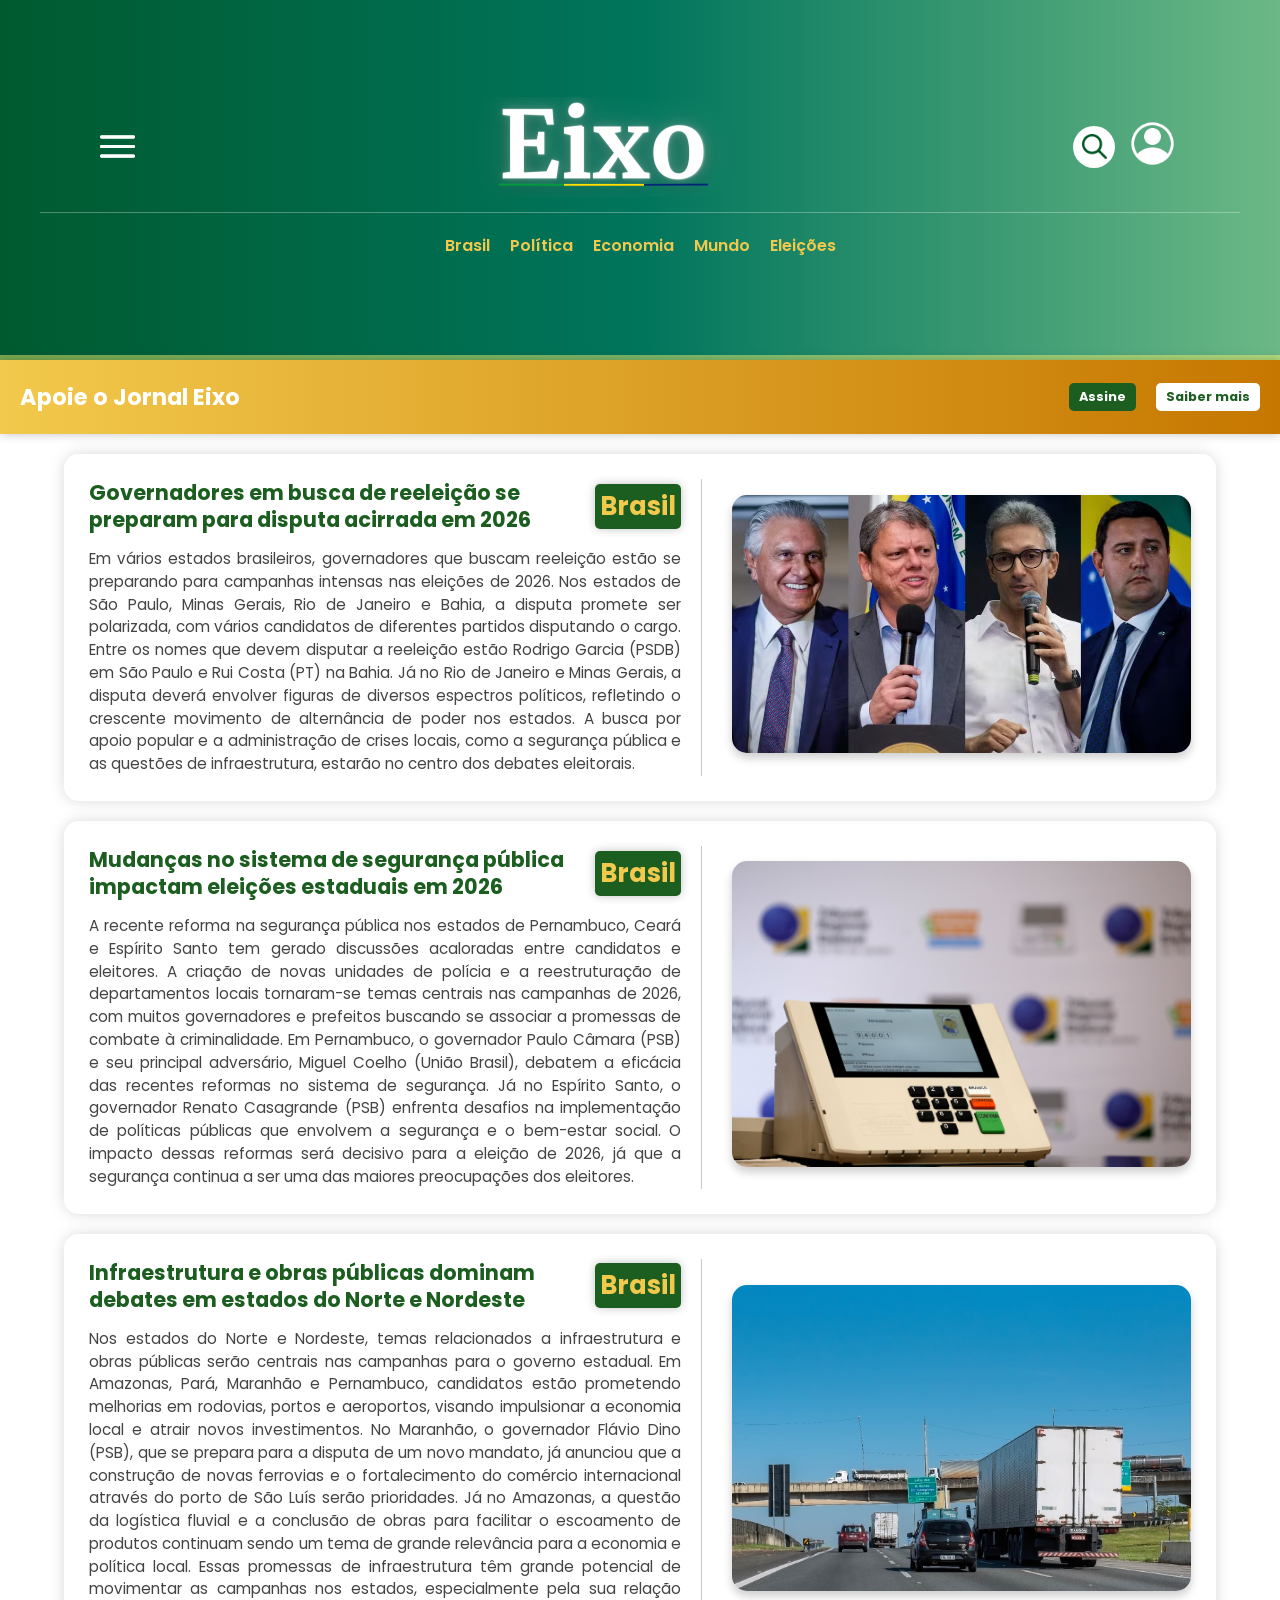
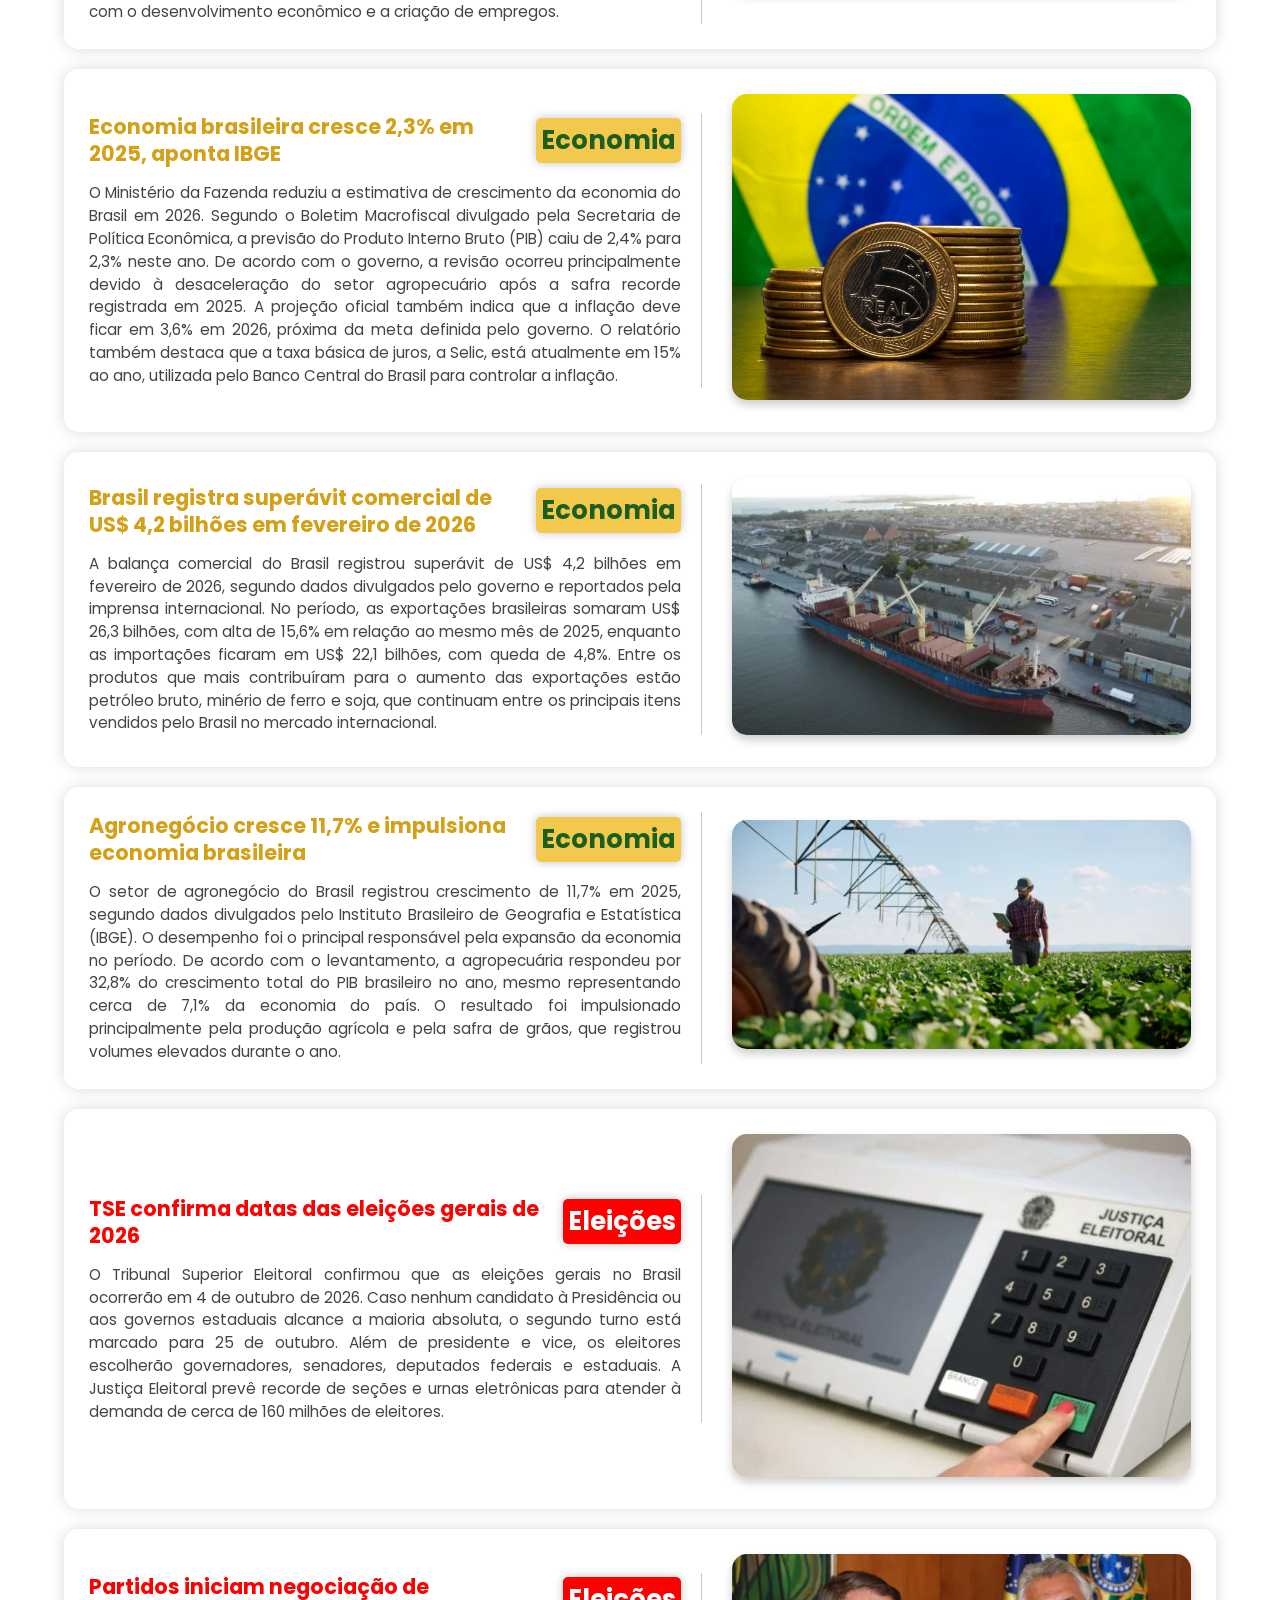
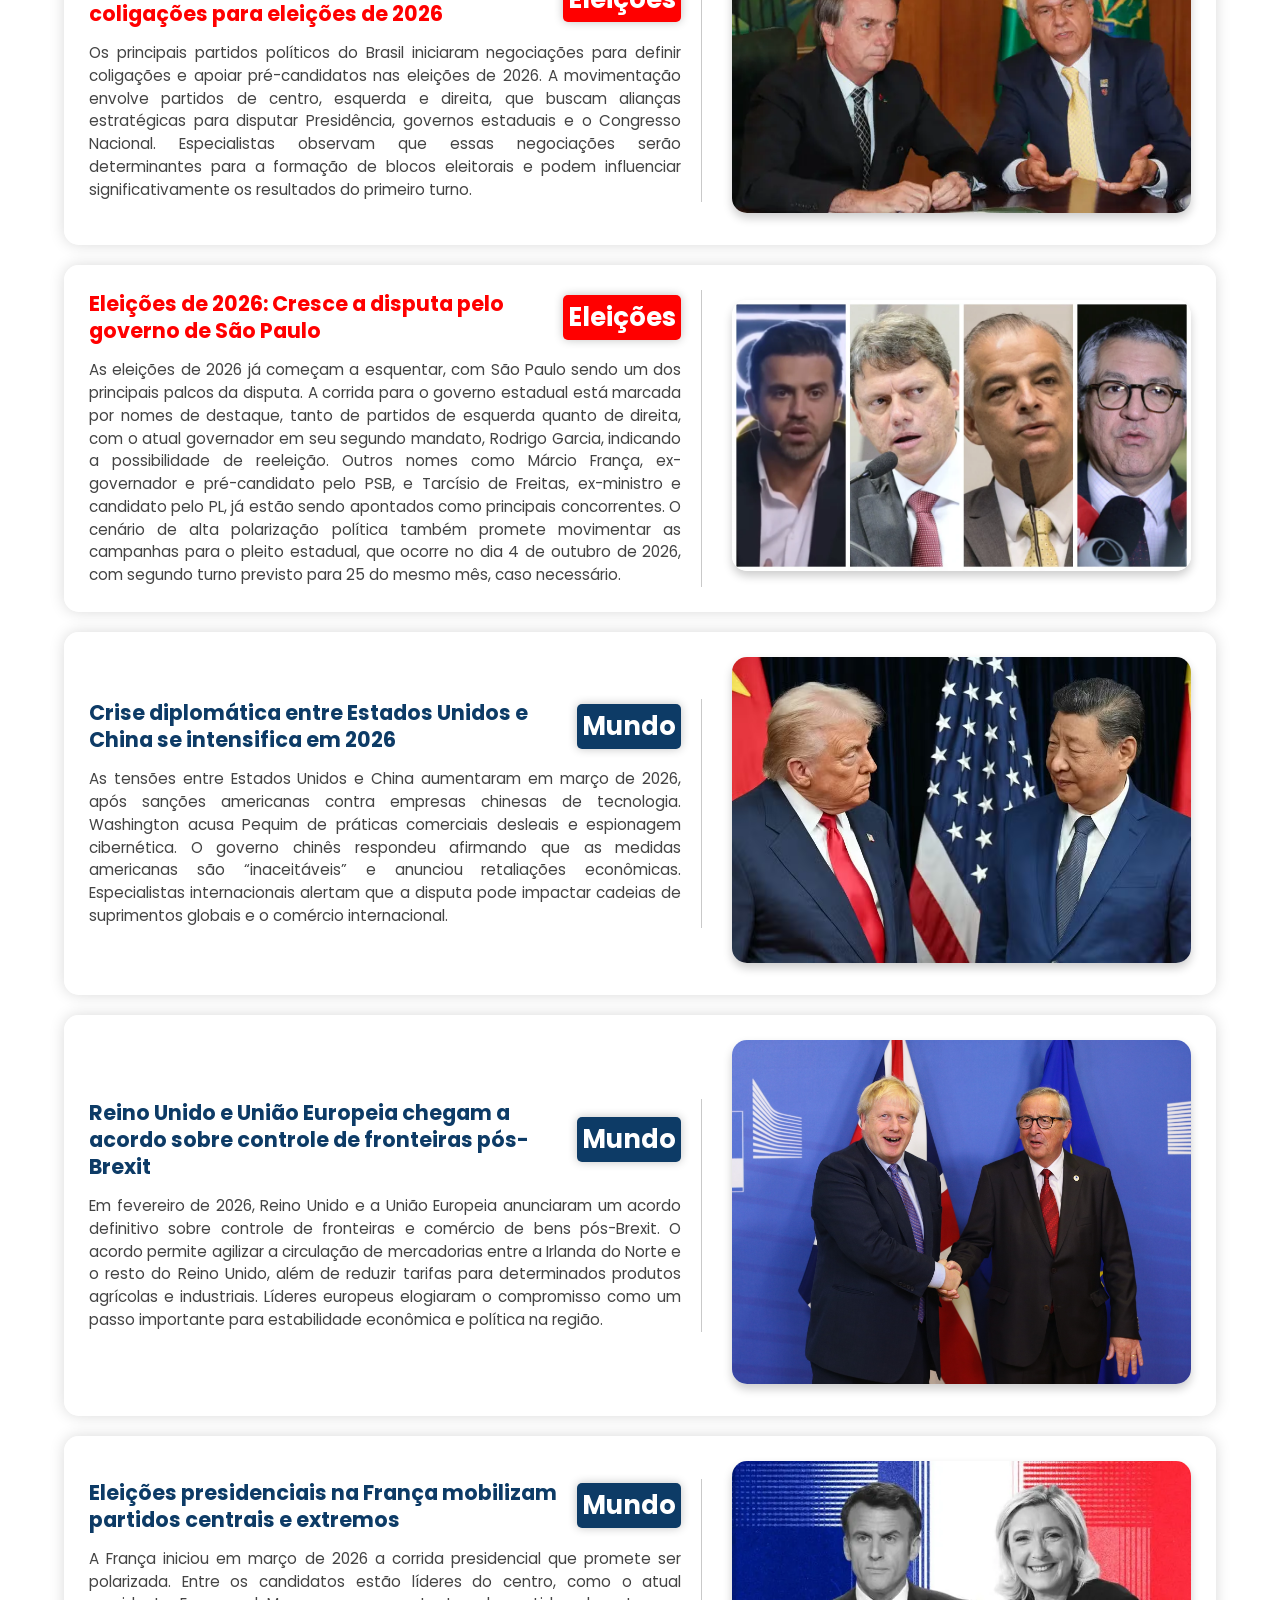
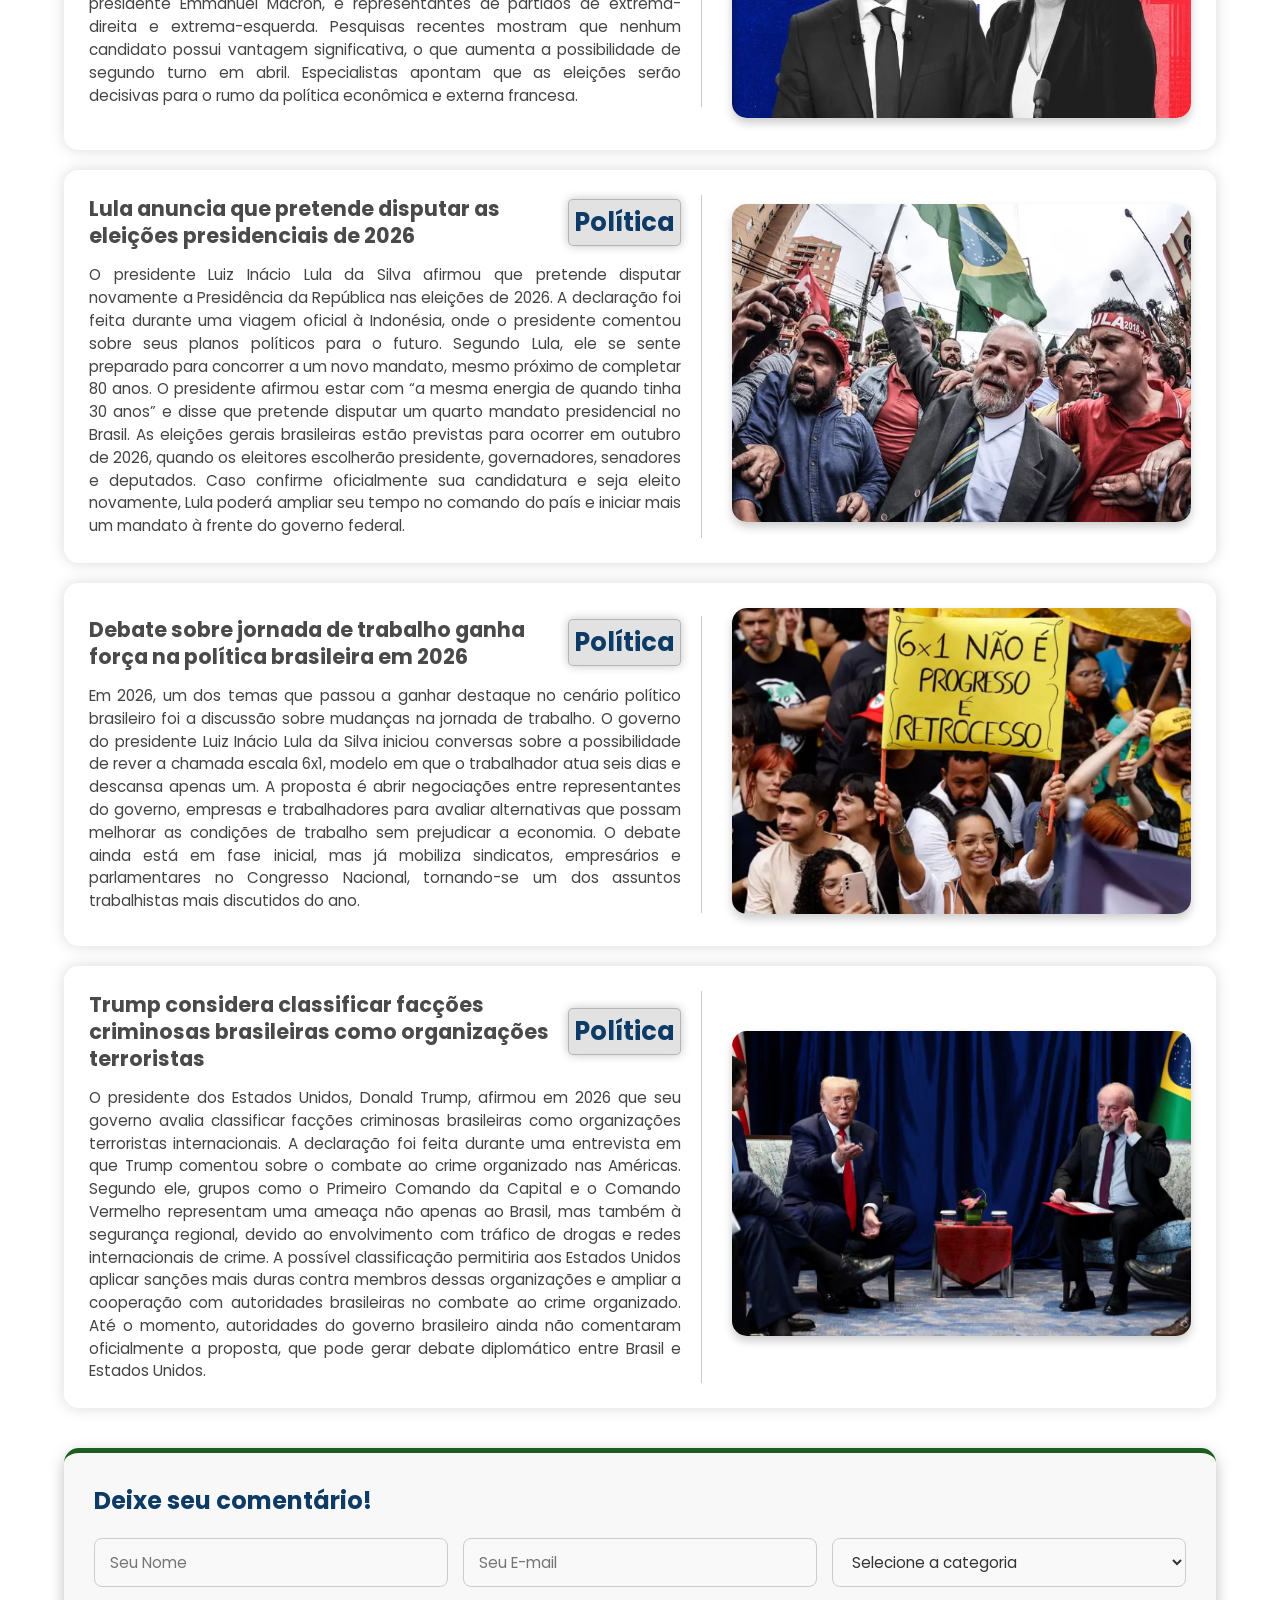
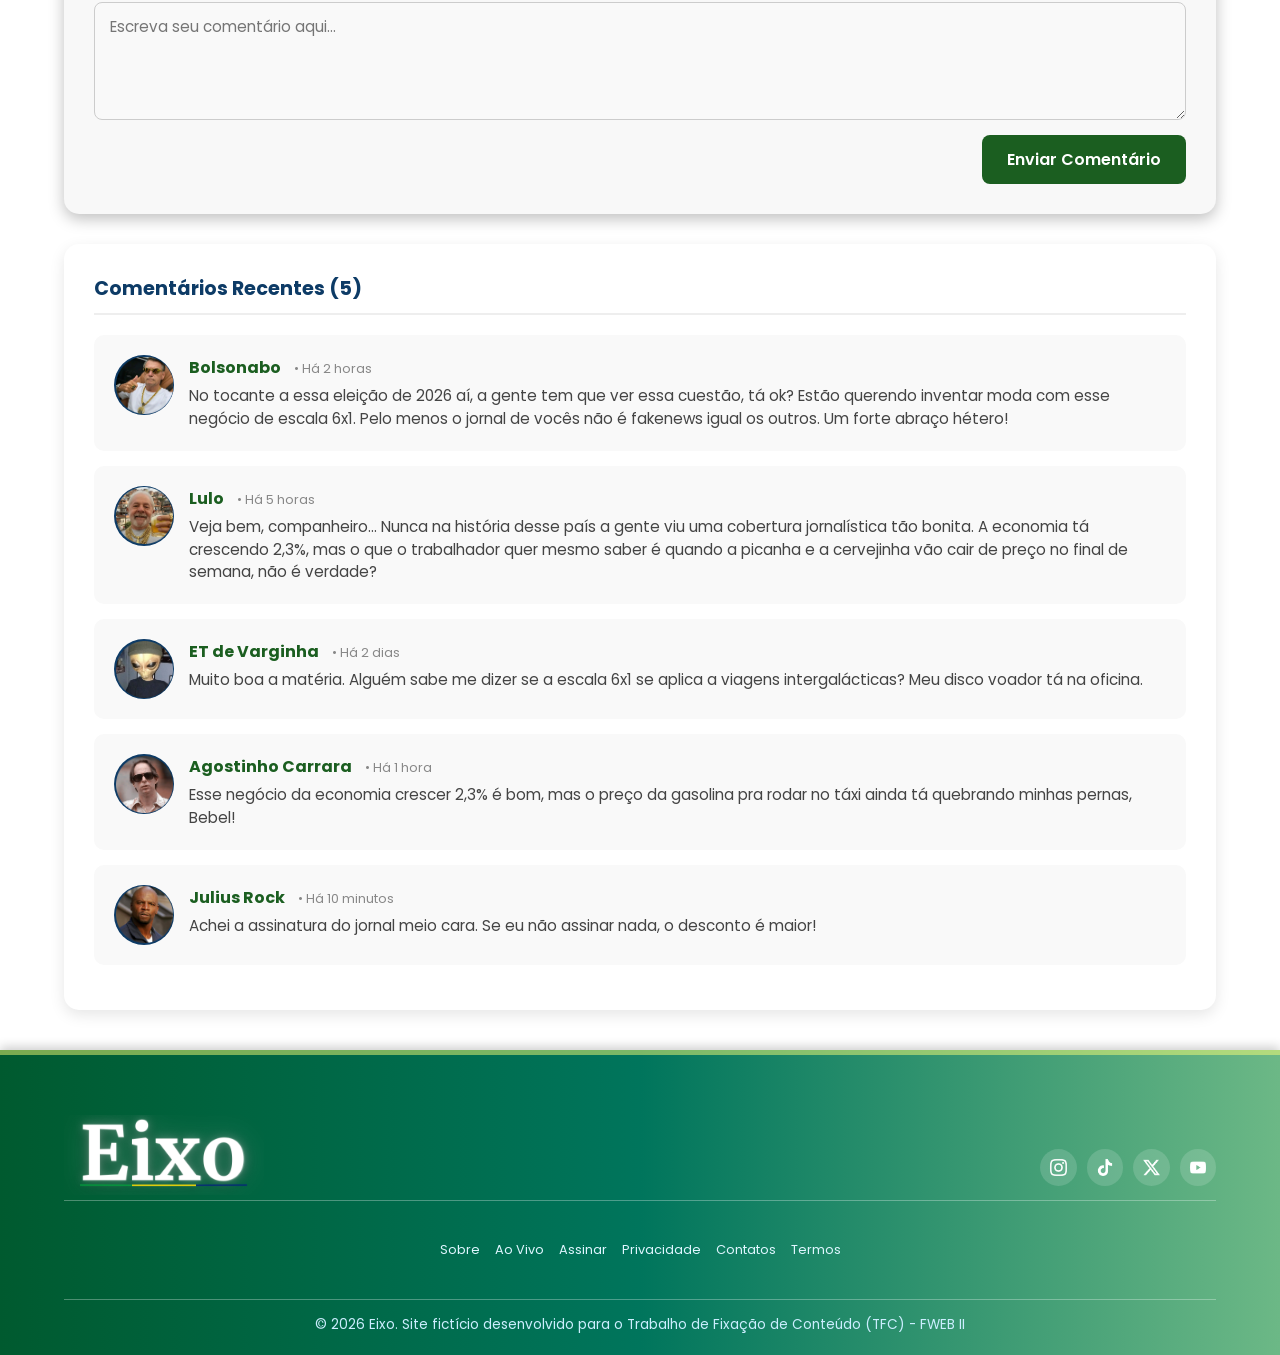
<file: index.html>
<!DOCTYPE html>
<html lang="pt-br">

<head>
    <meta charset="UTF-8">
    <meta name="viewport" content="width=device-width, initial-scale=1.0">
    <link rel="stylesheet" href="src/css/style.css">
    <link rel="preconnect" href="https://fonts.googleapis.com">
    <link rel="preconnect" href="https://fonts.gstatic.com" crossorigin>
    <link
        href="https://fonts.googleapis.com/css2?family=Poppins:ital,wght@0,100;0,200;0,300;0,400;0,500;0,600;0,700;0,800;0,900;1,100;1,200;1,300;1,400;1,500;1,600;1,700;1,800;1,900&display=swap"
        rel="stylesheet">
    <title>Eixo</title>
</head>

<body>

    <!-- =============================== Cabeçalho =============================== -->

    <!-- Background do Cabeçalho -->

    <div class="header-bg">

        <header>
            <div class="header-up">

                <!-- Menu do Header -->

                <div class="header-menu">


                    <img src="src/assets/media/menu.png" alt="Menu Icon">

                </div>

                <!-- Logo do Cabeçalho -->

                <a class="header-logo" href="index.html">
                    <img src="src/assets/media/logo.png" alt="Logo do Eixo">
                </a>

                <!-- Conta e Busca do Header -->

                <div class="header-aside">
                    <div class="header-aside-search">
                        <img src="src/assets/media/search.png" alt="Ícone de busca">
                        <input type="search" placeholder="Buscar">
                    </div>
                    <div class="header-aside-account">
                        <a href="login.html"><img src="src/assets/media/account.png" alt="Ícone de conta"></a>
                    </div>

                </div>
            </div>
            <div class="header-bottom">
                <div class="header-bottom-links">
                    <a href="brasil.html">Brasil</a>
                    <a href="politica.html">Política</a>
                    <a href="economia.html">Economia</a>
                    <a href="mundo.html">Mundo</a>
                    <a href="eleicoes.html">Eleições</a>
                </div>


            </div>

        </header>
    </div>

    <div class="subscription-box">
        <div class="subscription-title">
            <h1>Apoie o Jornal Eixo</h1>
        </div>
        <div class="subscription-link">

            <a href="#" id="subscription-link-pay">
                <h1>Assine</h1>
            </a>
            <a href="#" id="subscription-link-info">
                <h1>Saiber mais</h1>
            </a>
        </div>


    </div>


    <!-- Notícia 1 -->


    <div class="outdoor">
        <div class="manchete-box">

            <!-- TEXTOS -->
            <div class="manchete-textos">
                <div class="manchete-box-info">
                    <div class="manchete-box-info-h1">
                        <h1>Governadores em busca de reeleição se preparam para disputa acirrada em 2026</h1>
                    </div>
                    <div class="brasil-category">
                        <h1>Brasil</h1>
                    </div>
                </div>

                <div class="manchete-box-info-description">
                    <p>

                        Em vários estados brasileiros, governadores que buscam reeleição estão se preparando para
                        campanhas intensas nas eleições de 2026.
                        Nos estados de São Paulo, Minas Gerais, Rio de Janeiro e Bahia, a disputa promete ser
                        polarizada, com vários candidatos de diferentes partidos disputando o cargo.

                        Entre os nomes que devem disputar a reeleição estão Rodrigo Garcia (PSDB) em
                        São Paulo e Rui Costa (PT) na Bahia. Já no Rio de Janeiro e Minas Gerais, a disputa deverá
                        envolver figuras de diversos espectros políticos, refletindo o crescente movimento
                        de alternância de poder nos estados.

                        A busca por apoio popular e a administração de crises locais, como a segurança pública e as
                        questões de infraestrutura, estarão no centro dos debates eleitorais.

                    </p>
                </div>
            </div>

            <!-- IMAGEM -->
            <a href="#" class="manchete-box-galeria">
                <div class="manchete-box-img">
                    <img src="src/assets/jornal/governadores-reeleicao.png" alt="Governadores">
                </div>
            </a>

        </div>
    </div>





    <!-- notícia 2 -->


    <div class="outdoor">






        <div class="manchete-box">

            <!-- TEXTOS -->
            <div class="manchete-textos">
                <div class="manchete-box-info">
                    <div class="manchete-box-info-h1">
                        <h1>
                            Mudanças no sistema de segurança pública impactam eleições estaduais em 2026</h1>
                    </div>
                    <div class="brasil-category">
                        <h1>Brasil</h1>
                    </div>
                </div>
                <div class="manchete-box-info-description">
                    <p>


                        A recente reforma na segurança pública nos estados de Pernambuco, Ceará e Espírito Santo tem
                        gerado discussões acaloradas entre candidatos e eleitores. A criação de novas unidades de
                        polícia e a reestruturação de departamentos locais tornaram-se temas centrais nas campanhas de
                        2026, com muitos governadores e prefeitos buscando se associar a promessas de combate à
                        criminalidade.

                        Em Pernambuco, o governador Paulo Câmara (PSB) e seu principal adversário, Miguel Coelho (União
                        Brasil), debatem a eficácia das recentes reformas no sistema de segurança. Já no Espírito Santo,
                        o governador Renato Casagrande (PSB) enfrenta desafios na implementação de políticas públicas
                        que envolvem a segurança e o bem-estar social.

                        O impacto dessas reformas será decisivo para a eleição de 2026, já que a segurança continua a
                        ser uma das maiores preocupações dos eleitores.
                    </p>


                </div>

            </div>

            <a class="manchete-box-galeria">
                <div class="manchete-box-img"><img src="src/assets/jornal/sistema-seguranca-publica.jpg" alt=""></div>

            </a>


        </div>
    </div>







    <!-- notícia 3 -->



    <div class="outdoor">






        <div class="manchete-box">
            <div class="manchete-textos">
                <div class="manchete-box-info">
                    <div class="manchete-box-info-h1">
                        <h1>Infraestrutura e obras públicas dominam debates em estados do Norte e Nordeste</h1>
                    </div>
                    <div class="brasil-category">
                        <h1>Brasil</h1>
                    </div>
                </div>
                <div class="manchete-box-info-description">
                    <p>
                        Nos estados do Norte e Nordeste, temas relacionados a infraestrutura e obras
                        públicas serão centrais nas campanhas para o governo estadual. Em Amazonas, Pará,
                        Maranhão e Pernambuco, candidatos estão prometendo melhorias em rodovias, portos e
                        aeroportos, visando impulsionar a economia local e atrair novos investimentos.

                        No Maranhão, o governador Flávio Dino (PSB), que se prepara para a disputa de um novo
                        mandato, já anunciou que a construção de novas ferrovias e o fortalecimento do comércio
                        internacional através do porto de São Luís serão prioridades. Já no Amazonas, a questão da
                        logística fluvial e a conclusão de obras para facilitar o escoamento de produtos continuam
                        sendo um tema de grande relevância para a economia e política local.

                        Essas promessas de infraestrutura têm grande potencial de movimentar as campanhas nos estados,
                        especialmente pela sua relação com o desenvolvimento econômico e a criação de empregos.
                    </p>

                </div>
            </div>

            <a class="manchete-box-galeria">
                <div class="manchete-box-img"><img src="src/assets/jornal/infraestrutura.jpg" alt=""></div>

            </a>


        </div>

    </div>


    <!-- Notícia 1 -->

    <div class="outdoor">






        <div class="manchete-box">
            <div class="manchete-textos">
                <div class="manchete-box-info">
                    <div class="manchete-box-info-h1">
                        <h1>Economia brasileira cresce 2,3% em 2025, aponta IBGE</h1>
                    </div>
                    <div class="economy-category">
                        <h1>Economia</h1>
                    </div>
                </div>

                <div class="manchete-box-info-description">
                    <p>


                        O Ministério da Fazenda reduziu a estimativa de crescimento da economia do Brasil em 2026.
                        Segundo o Boletim Macrofiscal divulgado pela Secretaria de Política Econômica, a previsão do
                        Produto Interno Bruto (PIB) caiu de 2,4% para 2,3% neste ano.

                        De acordo com o governo, a revisão ocorreu principalmente devido à desaceleração do setor
                        agropecuário após a safra recorde registrada em 2025. A projeção oficial também indica que a
                        inflação deve ficar em 3,6% em 2026, próxima da meta definida pelo governo.

                        O relatório também destaca que a taxa básica de juros, a Selic, está atualmente em 15% ao
                        ano,
                        utilizada pelo Banco Central do Brasil para controlar a inflação.


                    </p>


                </div>
            </div>

            <a class="manchete-box-galeria">
                <div class="manchete-box-img"><img src="src/assets/jornal/economia-superavit.jpg" alt=""></div>

            </a>


        </div>

    </div>




    <!-- notícia 2 -->


    <div class="outdoor">






        <div class="manchete-box">
            <div class="manchete-textos">
                <div class="manchete-box-info">
                    <div class="manchete-box-info-h1">
                        <h1>Brasil registra superávit comercial de US$ 4,2 bilhões em fevereiro de 2026</h1>
                    </div>
                    <div class="economy-category">
                        <h1>Economia</h1>
                    </div>
                </div>
                <div class="manchete-box-info-description">
                    <p>

                        A balança comercial do Brasil registrou
                        superávit de US$ 4,2 bilhões em fevereiro de 2026, segundo dados divulgados pelo
                        governo e reportados pela imprensa internacional.

                        No período, as exportações brasileiras somaram
                        US$ 26,3 bilhões, com alta de 15,6% em relação ao mesmo mês de 2025, enquanto
                        as importações ficaram em US$ 22,1 bilhões, com queda de 4,8%.

                        Entre os produtos que mais contribuíram para o aumento das exportações estão
                        petróleo bruto, minério de ferro e soja, que continuam entre os principais itens
                        vendidos pelo Brasil no mercado internacional.</p>


                </div>
            </div>

            <a class="manchete-box-galeria">
                <div class="manchete-box-img"><img src="src/assets/jornal/superavit-.png" alt=""></div>

            </a>


        </div>

    </div>





    <!-- notícia 3 -->



    <div class="outdoor">






        <div class="manchete-box">
            <div class="manchete-textos">
                <div class="manchete-box-info">
                    <div class="manchete-box-info-h1">
                        <h1>Agronegócio cresce 11,7% e impulsiona economia brasileira</h1>
                    </div>
                    <div class="economy-category">
                        <h1>Economia</h1>
                    </div>
                </div>
                <div class="manchete-box-info-description">
                    <p>O setor de agronegócio do Brasil registrou crescimento de 11,7% em 2025, segundo
                        dados divulgados pelo Instituto Brasileiro de Geografia e Estatística (IBGE). O
                        desempenho foi o principal responsável pela expansão da economia no período.

                        De acordo com o levantamento, a agropecuária respondeu por 32,8% do crescimento
                        total do PIB brasileiro no ano, mesmo representando cerca de 7,1% da economia do
                        país.

                        O resultado foi impulsionado principalmente pela produção agrícola e pela safra de
                        grãos, que registrou volumes elevados durante o ano.</p>


                </div>
            </div>

            <a class="manchete-box-galeria">
                <div class="manchete-box-img"><img src="src/assets/jornal/agronegocio.png.webp" alt=""></div>

            </a>


        </div>

    </div>



    <!-- Notícia 1 -->

    <div class="outdoor">






        <div class="manchete-box">
            <div class="manchete-textos">
                <div class="manchete-box-info">
                    <div class="manchete-box-info-h1">
                        <h1>TSE confirma datas das eleições gerais de 2026</h1>
                    </div>
                    <div class="elections-category">
                        <h1>Eleições</h1>
                    </div>
                </div>
                <div class="manchete-box-info-description">
                    <p>

                        O Tribunal Superior Eleitoral confirmou que as eleições gerais no Brasil ocorrerão em 4 de
                        outubro de 2026. Caso nenhum candidato à Presidência ou aos governos estaduais alcance a maioria
                        absoluta, o segundo turno está marcado para 25 de outubro.

                        Além de presidente e vice, os eleitores escolherão governadores, senadores, deputados federais e
                        estaduais. A Justiça Eleitoral prevê recorde de seções e urnas eletrônicas para atender à
                        demanda de cerca de 160 milhões de eleitores.

                    </p>


                </div>
            </div>

            <a class="manchete-box-galeria">
                <div class="manchete-box-img"><img src="src/assets/jornal/TSE-DATA.webp" alt=""></div>

            </a>


        </div>

    </div>




    <!-- notícia 2 -->


    <div class="outdoor">






        <div class="manchete-box">
            <div class="manchete-textos">
                <div class="manchete-box-info">
                    <div class="manchete-box-info-h1">
                        <h1> Partidos iniciam negociação de coligações para eleições de 2026</h1>
                    </div>
                    <div class="elections-category">
                        <h1>Eleições</h1>
                    </div>
                </div>
                <div class="manchete-box-info-description">
                    <p>



                        Os principais partidos políticos do Brasil iniciaram negociações para definir coligações e
                        apoiar pré-candidatos nas eleições de 2026. A movimentação envolve partidos de centro, esquerda
                        e direita, que buscam alianças estratégicas para disputar Presidência, governos estaduais e o
                        Congresso Nacional.

                        Especialistas observam que essas negociações serão determinantes para a formação de blocos
                        eleitorais e podem influenciar significativamente os resultados do primeiro turno.
                    </p>


                </div>
            </div>

            <a class="manchete-box-galeria">
                <div class="manchete-box-img"><img src="src/assets/jornal/partidos-coaligacao.webp" alt=""></div>

            </a>


        </div>

    </div>





    <!-- notícia 3 -->



    <div class="outdoor">






        <div class="manchete-box">
            <div class="manchete-textos">
                <div class="manchete-box-info">
                    <div class="manchete-box-info-h1">
                        <h1>Eleições de 2026: Cresce a disputa pelo governo de São Paulo</h1>
                    </div>
                    <div class="elections-category">
                        <h1>Eleições</h1>
                    </div>
                </div>
                <div class="manchete-box-info-description">
                    <p>
                        As eleições de 2026 já começam a esquentar, com São Paulo sendo um dos principais palcos da
                        disputa. A corrida para o governo estadual está marcada por nomes de destaque, tanto de partidos
                        de esquerda quanto de direita, com o atual governador em seu segundo mandato, Rodrigo
                        Garcia, indicando a possibilidade de reeleição.

                        Outros nomes como Márcio França, ex-governador e pré-candidato pelo PSB, e Tarcísio de
                        Freitas, ex-ministro e candidato pelo PL, já estão sendo apontados como principais
                        concorrentes. O cenário de alta polarização política também promete movimentar as campanhas para
                        o pleito estadual, que ocorre no dia 4 de outubro de 2026, com segundo turno previsto para 25 do
                        mesmo mês, caso necessário.
                    </p>

                </div>
            </div>
            <a class="manchete-box-galeria">
                <div class="manchete-box-img"><img src="src/assets/jornal/governo-sp.webp" alt=""></div>

            </a>


        </div>

    </div>


    <!-- Notícia 1 -->

    <div class="outdoor">






        <div class="manchete-box">
            <div class="manchete-textos">
                <div class="manchete-box-info">
                    <div class="manchete-box-info-h1">
                        <h1>Crise diplomática entre Estados Unidos e China se intensifica em 2026</h1>
                    </div>
                    <div class="world-category">
                        <h1>Mundo</h1>
                    </div>
                </div>
                <div class="manchete-box-info-description">
                    <p>

                        As tensões entre Estados Unidos e China aumentaram em março de 2026, após sanções
                        americanas contra empresas chinesas de tecnologia. Washington acusa Pequim de práticas
                        comerciais desleais e espionagem cibernética.

                        O governo chinês respondeu afirmando que as medidas americanas são “inaceitáveis” e anunciou
                        retaliações econômicas. Especialistas internacionais alertam que a disputa pode impactar cadeias
                        de suprimentos globais e o comércio internacional.

                    </p>


                </div>
            </div>
            <a class="manchete-box-galeria">
                <div class="manchete-box-img"><img src="src/assets/jornal/crise-diplomatica.png" alt=""></div>

            </a>


        </div>

    </div>




    <!-- notícia 2 -->


    <div class="outdoor">






        <div class="manchete-box">
            <div class="manchete-textos">
                <div class="manchete-box-info">
                    <div class="manchete-box-info-h1">
                        <h1>Reino Unido e União Europeia chegam a acordo sobre controle de fronteiras pós-Brexit</h1>
                    </div>
                    <div class="world-category">
                        <h1>Mundo</h1>
                    </div>
                </div>
                <div class="manchete-box-info-description">
                    <p>

                        Em fevereiro de 2026, Reino Unido e a União Europeia anunciaram um acordo definitivo
                        sobre controle de fronteiras e comércio de bens pós-Brexit.

                        O acordo permite agilizar a circulação de mercadorias entre a Irlanda do Norte e o resto do
                        Reino Unido, além de reduzir tarifas para determinados produtos agrícolas e industriais. Líderes
                        europeus elogiaram o compromisso como um passo importante para estabilidade econômica e política
                        na região.
                    </p>


                </div>
            </div>
            <a class="manchete-box-galeria">
                <div class="manchete-box-img"><img src="src/assets/jornal/reinno-unido-uniao-europeia.jpg" alt="">
                </div>

            </a>


        </div>

    </div>





    <!-- notícia 3 -->



    <div class="outdoor">






        <div class="manchete-box">
            <div class="manchete-textos">
                <div class="manchete-box-info">
                    <div class="manchete-box-info-h1">
                        <h1>Eleições presidenciais na França mobilizam partidos centrais e extremos</h1>
                    </div>
                    <div class="world-category">
                        <h1>Mundo</h1>
                    </div>
                </div>
                <div class="manchete-box-info-description">
                    <p>
                        A França iniciou em março de 2026 a corrida presidencial que promete ser polarizada. Entre os
                        candidatos estão líderes do centro, como o atual presidente Emmanuel Macron, e
                        representantes de partidos de extrema-direita e extrema-esquerda.

                        Pesquisas recentes mostram que nenhum candidato possui vantagem significativa, o que aumenta a
                        possibilidade de segundo turno em abril. Especialistas apontam que as eleições serão decisivas
                        para o rumo da política econômica e externa francesa.
                    </p>
                </div>
            </div>
            <a class="manchete-box-galeria">
                <div class="manchete-box-img"><img src="src/assets/jornal/eleicao-franca.webp" alt=""></div>

            </a>


        </div>

    </div>




    <!-- Notícia 1 -->

    <div class="outdoor">






        <div class="manchete-box">
            <div class="manchete-textos">
                <div class="manchete-box-info">
                    <div class="manchete-box-info-h1">
                        <h1>Lula anuncia que pretende disputar as eleições presidenciais de 2026</h1>
                    </div>
                    <div class="politics-category">
                        <h1>Política</h1>
                    </div>
                </div>
                <div class="manchete-box-info-description">
                    <p>O presidente Luiz Inácio Lula da Silva afirmou que pretende disputar novamente a Presidência
                        da
                        República nas
                        eleições de 2026. A declaração foi feita durante uma viagem oficial à Indonésia, onde o
                        presidente
                        comentou sobre seus planos políticos para o futuro.

                        Segundo Lula, ele se sente preparado para concorrer a um novo mandato,
                        mesmo próximo de completar 80 anos. O presidente afirmou estar com “a mesma energia de
                        quando
                        tinha
                        30 anos” e
                        disse que pretende disputar um quarto mandato presidencial no Brasil.

                        As eleições gerais brasileiras estão previstas para ocorrer em
                        outubro de 2026, quando os eleitores escolherão presidente, governadores, senadores e
                        deputados.

                        Caso confirme oficialmente sua candidatura e seja eleito novamente, Lula poderá
                        ampliar seu tempo no comando do país e iniciar mais um mandato à frente do governo federal.
                    </p>


                </div>
            </div>

            <a class="manchete-box-galeria">
                <div class="manchete-box-img"><img src="src/assets/jornal/lula.webp" alt=""></div>

            </a>


        </div>

    </div>




    <!-- notícia 2 -->


    <div class="outdoor">






        <div class="manchete-box">
            <div class="manchete-textos">
                <div class="manchete-box-info">
                    <div class="manchete-box-info-h1">
                        <h1>Debate sobre jornada de trabalho ganha força na política brasileira em 2026</h1>
                    </div>
                    <div class="politics-category">
                        <h1>Política</h1>
                    </div>
                </div>
                <div class="manchete-box-info-description">
                    <p>Em 2026, um dos temas que passou a ganhar destaque no cenário político brasileiro foi a
                        discussão
                        sobre mudanças
                        na jornada de trabalho.
                        O governo do presidente Luiz Inácio Lula da Silva iniciou conversas sobre a possibilidade de
                        rever a chamada escala 6x1, modelo em que o trabalhador atua seis dias e descansa apenas um.

                        A proposta é abrir negociações entre representantes do governo, empresas e trabalhadores
                        para
                        avaliar
                        alternativas que possam melhorar as
                        condições de trabalho sem prejudicar a economia.

                        O debate ainda está em fase inicial, mas já mobiliza sindicatos, empresários e parlamentares
                        no
                        Congresso
                        Nacional,
                        tornando-se um dos assuntos trabalhistas mais discutidos do ano.</p>


                </div>
            </div>

            <a class="manchete-box-galeria">
                <div class="manchete-box-img"><img src="src/assets/jornal/manifestacao-escala-6x1-3.webp" alt="">
                </div>

            </a>


        </div>

    </div>





    <!-- notícia 3 -->



    <div class="outdoor">






        <div class="manchete-box">
            <div class="manchete-textos">
                <div class="manchete-box-info">
                    <div class="manchete-box-info-h1">
                        <h1>Trump considera classificar facções criminosas brasileiras como organizações terroristas
                        </h1>
                    </div>
                    <div class="politics-category">
                        <h1>Política</h1>
                    </div>
                </div>
                <div class="manchete-box-info-description">
                    <p>O presidente dos Estados Unidos, Donald Trump, afirmou em 2026 que seu governo avalia
                        classificar
                        facções
                        criminosas brasileiras como organizações terroristas internacionais. A declaração foi feita
                        durante uma
                        entrevista em que Trump comentou sobre o combate ao crime organizado nas Américas.

                        Segundo ele, grupos como o Primeiro Comando da Capital e o Comando Vermelho representam uma
                        ameaça não
                        apenas ao Brasil, mas também à segurança regional, devido ao envolvimento com tráfico de
                        drogas
                        e redes
                        internacionais de crime.

                        A possível classificação permitiria aos Estados Unidos aplicar sanções mais duras contra
                        membros
                        dessas
                        organizações e ampliar a cooperação com autoridades brasileiras no combate ao crime
                        organizado.

                        Até o momento, autoridades do governo brasileiro ainda não comentaram oficialmente a
                        proposta,
                        que pode gerar
                        debate diplomático entre Brasil e Estados Unidos.</p>


                </div>
            </div>
            <a class="manchete-box-galeria">
                <div class="manchete-box-img"><img src="src/assets/jornal/trump.png" alt=""></div>

            </a>


        </div>

    </div>





    <!-- ======================= Comentários ======================= -->

    <section class="comments-section">


        <div class="comment-box">
            <h2>Deixe seu comentário!</h2>

            <form action="https://formsubmit.co/matheus.lo@estudante.iftm.edu.br" method="POST">

                <div class="input-group">

                    <input type="text" name="name" required placeholder="Seu Nome">
                    <input type="email" name="email" required placeholder="Seu E-mail">


                    <select name="category" id="">
                        <option value="" disabled selected>Selecione a categoria</option>
                        <option value="brasil">Brasil</option>
                        <option value="politica">Política</option>
                        <option value="economia">Economia</option>
                        <option value="mundo">Mundo</option>
                        <option value="eleicoes">Eleições</option>
                    </select>
                </div>

                <textarea name="comment" required placeholder="Escreva seu comentário aqui..." rows="4"></textarea>
                <button type="submit">Enviar Comentário</button>
            </form>
        </div>

        <!-- Lista de Comentários (Exemplo visual pro layout ficar pika dps) -->
        
        
        <div class="comments-list">
            <h3>Comentários Recentes (5)</h3>

            <div class="comment-item">
                <div class="comment-avatar">
                    <img src="src/assets/comments/Bolsonabo.png" alt="Avatar">
                </div>
                <div class="comment-content">
                    <h4>Bolsonabo <span>• Há 2 horas</span></h4>
                    <p>No tocante a essa eleição de 2026 aí, a gente tem que ver essa cuestão, tá ok? Estão querendo
                        inventar moda com esse negócio de escala 6x1. Pelo menos o jornal de vocês não é fakenews igual
                        os outros. Um forte abraço hétero!</p>
                </div>
            </div>

            <div class="comment-item">
                <div class="comment-avatar">
                    <img src="src/assets/comments/Lulo.png" alt="Avatar">
                </div>
                <div class="comment-content">
                    <h4>Lulo <span>• Há 5 horas</span></h4>
                    <p>Veja bem, companheiro... Nunca na história desse país a gente viu uma cobertura jornalística tão
                        bonita. A economia tá crescendo 2,3%, mas o que o trabalhador quer mesmo saber é quando a
                        picanha e a cervejinha vão cair de preço no final de semana, não é verdade?</p>
                </div>
            </div>

            <div class="comment-item">
                <div class="comment-avatar">
                    <img src="src/assets/comments/ET.png" alt="Avatar">
                </div>
                <div class="comment-content">
                    <h4>ET de Varginha <span>• Há 2 dias</span></h4>
                    <p>Muito boa a matéria. Alguém sabe me dizer se a escala 6x1 se aplica a viagens intergalácticas?
                        Meu disco voador tá na oficina.</p>
                </div>
            </div>

            <div class="comment-item">
                <div class="comment-avatar">
                    <img src="src/assets/comments/Agostinho Carrara.png" alt="Avatar">
                </div>
                <div class="comment-content">
                    <h4>Agostinho Carrara <span>• Há 1 hora</span></h4>
                    <p>Esse negócio da economia crescer 2,3% é bom, mas o preço da gasolina pra rodar no táxi ainda tá
                        quebrando minhas pernas, Bebel!</p>
                </div>
            </div>

            <div class="comment-item">
                <div class="comment-avatar">
                    <img src="src/assets/comments/Julius Rock.png" alt="Avatar">
                </div>
                <div class="comment-content">
                    <h4>Julius Rock <span>• Há 10 minutos</span></h4>
                    <p>Achei a assinatura do jornal meio cara. Se eu não assinar nada, o desconto é maior!</p>
                </div>
            </div>

        </div>

    </section>






    <div class="footer-bg">
        <footer>
            <div class="footer-header">

                <div class="header-logo">

                    <div class="header-logo-icon">
                        <a class="header-logo" href="index.html">
                            <img src="src/assets/media/logo.png" alt="Logo do Eixo">
                        </a>
                    </div>


                </div>



                <div class="footer-social-media">
                    <a href="https://www.instagram.com"><img src="src/assets/icons/Insta Icon.png"
                            alt="Instagram logo"></a>
                    <a href="https://www.tiktok.com"><img src="src/assets/icons/TikTok Icon.png"
                            alt="Tik Tok logo"></a>
                    <a href="https://github.com"><img src="src/assets/icons/X Icon.png" alt="X logo"></a>
                    <a href="https://wa.me/5534999999999"><img src="src/assets/icons/Youtube Icon.png"
                            alt="Youtube logo"></a>

                </div>

            </div>

            <div class="footer-links">
                <a href="#">Sobre</a>
                <a href="#">Ao Vivo</a>
                <a href="#">Assinar</a>
                <a href="#">Privacidade</a>
                <a href="#">Contatos</a>
                <a href="#">Termos</a>

            </div>


            <div class="footer-info">
                <p>© 2026 Eixo. Site fictício desenvolvido para o Trabalho de Fixação de Conteúdo (TFC) - FWEB II
                </p>
            </div>
        </footer>
    </div>



</body>

</html>
</file>
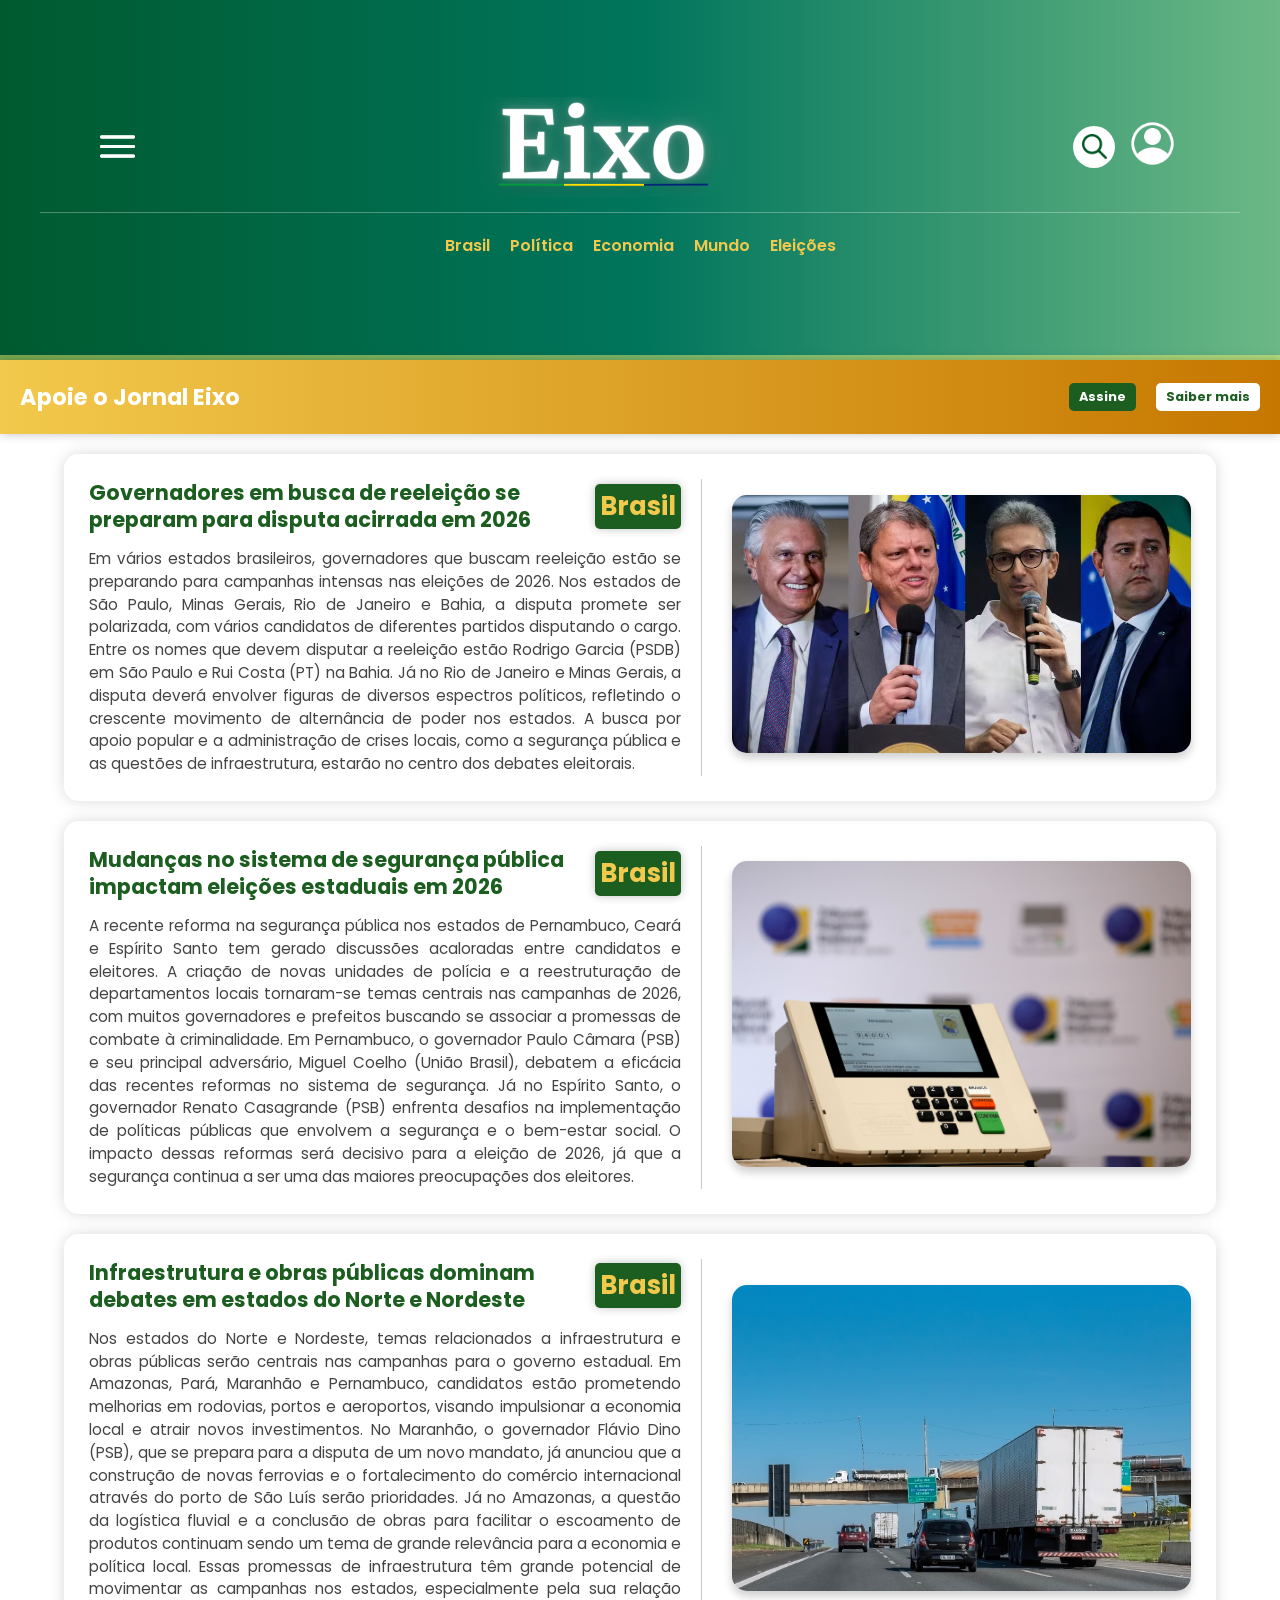
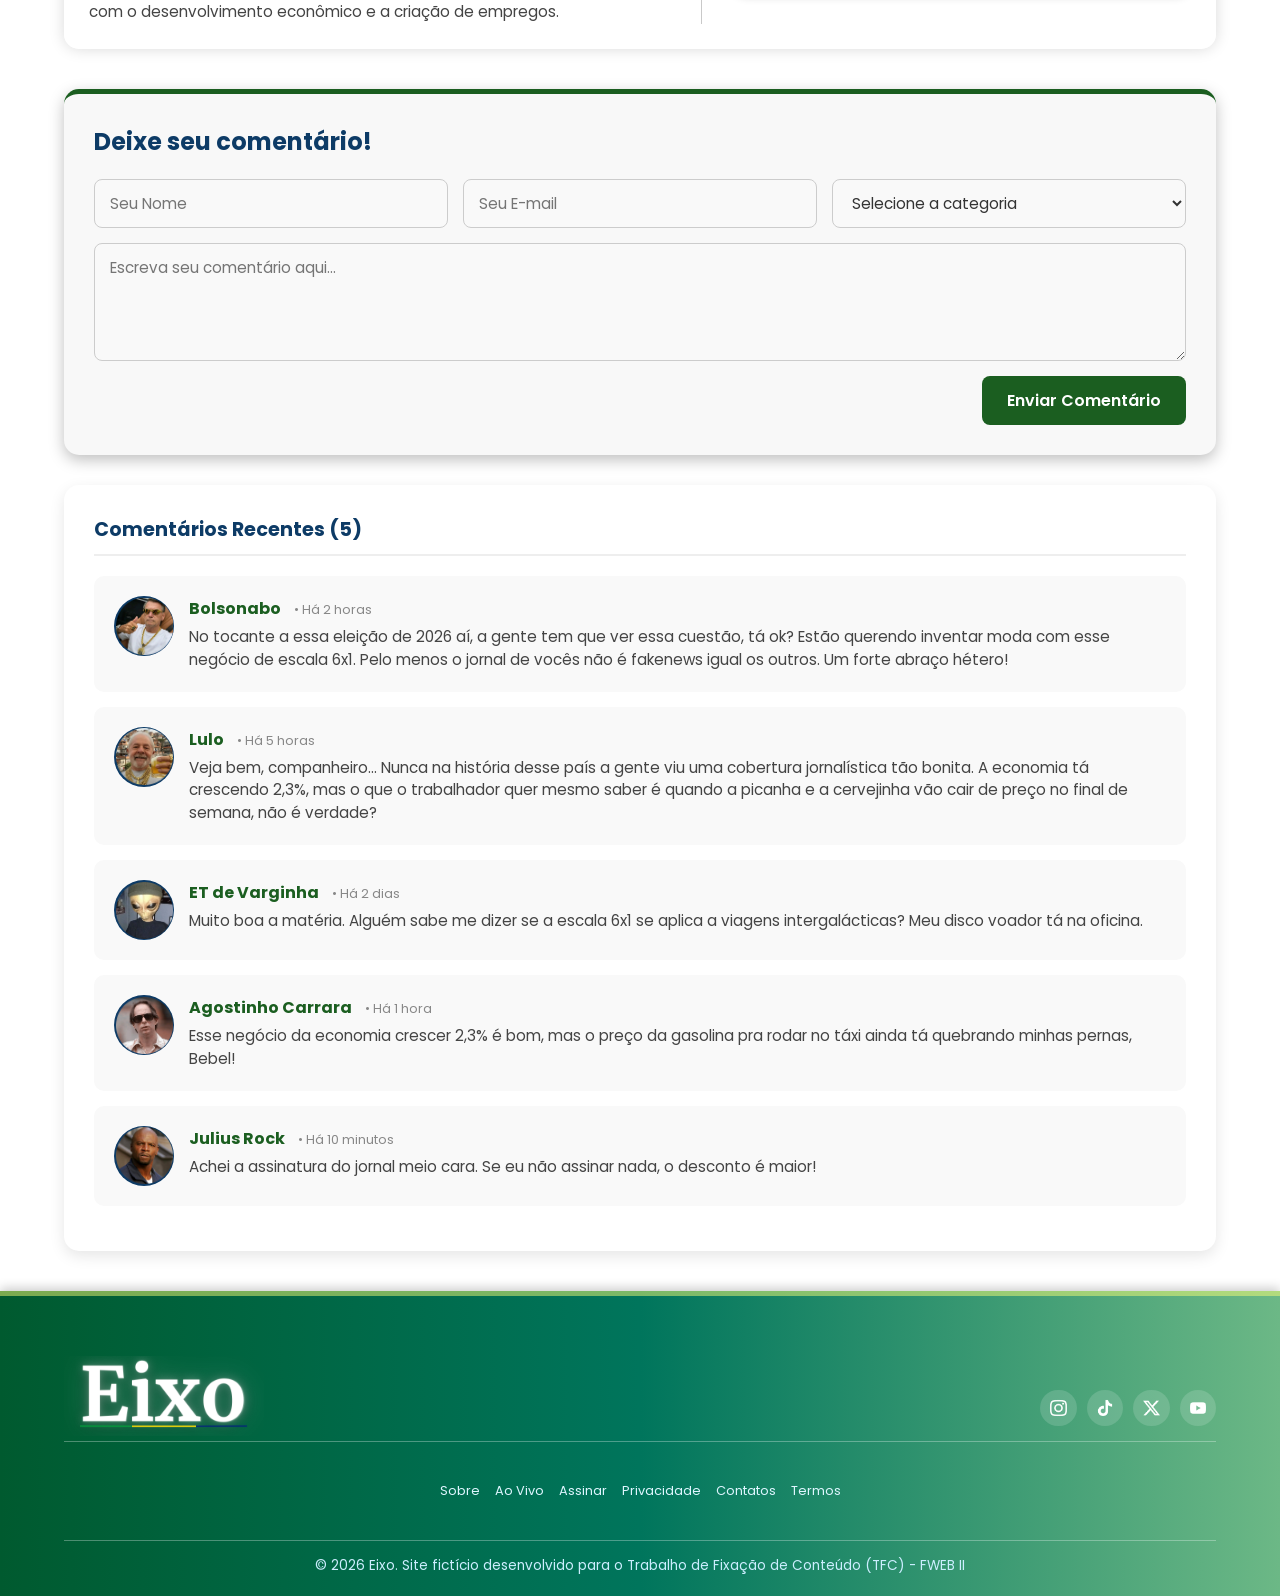
<file: brasil.html>
<!DOCTYPE html>
<html lang="pt-br">

<head>
    <meta charset="UTF-8">
    <meta name="viewport" content="width=device-width, initial-scale=1.0">
    <link rel="stylesheet" href="src/css/style.css">
    <link rel="preconnect" href="https://fonts.googleapis.com">
    <link rel="preconnect" href="https://fonts.gstatic.com" crossorigin>
    <link
        href="https://fonts.googleapis.com/css2?family=Poppins:ital,wght@0,100;0,200;0,300;0,400;0,500;0,600;0,700;0,800;0,900;1,100;1,200;1,300;1,400;1,500;1,600;1,700;1,800;1,900&display=swap"
        rel="stylesheet">
    <title>Eixo</title>
</head>

<body>

    <!-- =============================== Cabeçalho =============================== -->

    <!-- Background do Cabeçalho -->

    <div class="header-bg">

        <header>
            <div class="header-up">

                <!-- Menu do Header -->

                <div class="header-menu">


                    <img src="src/assets/media/menu.png" alt="Menu Icon">

                </div>

                <!-- Logo do Cabeçalho -->

                <a class="header-logo" href="index.html">
                    <img src="src/assets/media/logo.png" alt="Logo do Eixo">
                </a>

                <!-- Conta e Busca do Header -->

                <div class="header-aside">
                    <div class="header-aside-search">
                        <img src="src/assets/media/search.png" alt="Ícone de busca">
                        <input type="search" placeholder="Buscar">
                    </div>
                    <div class="header-aside-account">
                        <a href="login.html"><img src="src/assets/media/account.png" alt="Ícone de conta"></a>
                    </div>

                </div>
            </div>
            <div class="header-bottom">
                <div class="header-bottom-links">
                    <a href="brasil.html">Brasil</a>
                    <a href="politica.html">Política</a>
                    <a href="economia.html">Economia</a>
                    <a href="mundo.html">Mundo</a>
                    <a href="eleicoes.html">Eleições</a>
                </div>


            </div>

        </header>
    </div>
     <div class="subscription-box">
        <div class="subscription-title">
            <h1>Apoie o Jornal Eixo</h1>
        </div>
        <div class="subscription-link">

            <a href="#" id="subscription-link-pay">
                <h1>Assine</h1>
            </a>
            <a href="#" id="subscription-link-info">
                <h1>Saiber mais</h1>
            </a>
        </div>


    </div>



    <!-- Notícia 1 -->


    <div class="outdoor">
        <div class="manchete-box">

            <!-- TEXTOS -->
            <div class="manchete-textos">
                <div class="manchete-box-info">
                    <div class="manchete-box-info-h1">
                        <h1>Governadores em busca de reeleição se preparam para disputa acirrada em 2026</h1>
                    </div>
                    <div class="brasil-category">
                        <h1>Brasil</h1>
                    </div>
                </div>

                <div class="manchete-box-info-description">
                    <p>

                        Em vários estados brasileiros, governadores que buscam reeleição estão se preparando para
                        campanhas intensas nas eleições de 2026.
                        Nos estados de São Paulo, Minas Gerais, Rio de Janeiro e Bahia, a disputa promete ser
                        polarizada, com vários candidatos de diferentes partidos disputando o cargo.

                        Entre os nomes que devem disputar a reeleição estão Rodrigo Garcia (PSDB) em
                        São Paulo e Rui Costa (PT) na Bahia. Já no Rio de Janeiro e Minas Gerais, a disputa deverá
                        envolver figuras de diversos espectros políticos, refletindo o crescente movimento
                        de alternância de poder nos estados.

                        A busca por apoio popular e a administração de crises locais, como a segurança pública e as
                        questões de infraestrutura, estarão no centro dos debates eleitorais.

                    </p>
                </div>
            </div>

            <!-- IMAGEM -->
            <a href="#" class="manchete-box-galeria">
                <div class="manchete-box-img">
                    <img src="src/assets/jornal/governadores-reeleicao.png" alt="Governadores">
                </div>
            </a>

        </div>
    </div>





    <!-- notícia 2 -->


    <div class="outdoor">






        <div class="manchete-box">

            <!-- TEXTOS -->
            <div class="manchete-textos">
                <div class="manchete-box-info">
                    <div class="manchete-box-info-h1">
                        <h1>
                            Mudanças no sistema de segurança pública impactam eleições estaduais em 2026</h1>
                    </div>
                    <div class="brasil-category">
                        <h1>Brasil</h1>
                    </div>
                </div>
                <div class="manchete-box-info-description">
                    <p>


                        A recente reforma na segurança pública nos estados de Pernambuco, Ceará e Espírito Santo tem
                        gerado discussões acaloradas entre candidatos e eleitores. A criação de novas unidades de
                        polícia e a reestruturação de departamentos locais tornaram-se temas centrais nas campanhas de
                        2026, com muitos governadores e prefeitos buscando se associar a promessas de combate à
                        criminalidade.

                        Em Pernambuco, o governador Paulo Câmara (PSB) e seu principal adversário, Miguel Coelho (União
                        Brasil), debatem a eficácia das recentes reformas no sistema de segurança. Já no Espírito Santo,
                        o governador Renato Casagrande (PSB) enfrenta desafios na implementação de políticas públicas
                        que envolvem a segurança e o bem-estar social.

                        O impacto dessas reformas será decisivo para a eleição de 2026, já que a segurança continua a
                        ser uma das maiores preocupações dos eleitores.
                    </p>


                </div>

            </div>

            <a class="manchete-box-galeria">
                <div class="manchete-box-img"><img src="src/assets/jornal/sistema-seguranca-publica.jpg" alt=""></div>

            </a>


        </div>
    </div>







    <!-- notícia 3 -->



    <div class="outdoor">






        <div class="manchete-box">
            <div class="manchete-textos">
                <div class="manchete-box-info">
                    <div class="manchete-box-info-h1">
                        <h1>Infraestrutura e obras públicas dominam debates em estados do Norte e Nordeste</h1>
                    </div>
                    <div class="brasil-category">
                        <h1>Brasil</h1>
                    </div>
                </div>
                <div class="manchete-box-info-description">
                    <p>
                        Nos estados do Norte e Nordeste, temas relacionados a infraestrutura e obras
                        públicas serão centrais nas campanhas para o governo estadual. Em Amazonas, Pará,
                        Maranhão e Pernambuco, candidatos estão prometendo melhorias em rodovias, portos e
                        aeroportos, visando impulsionar a economia local e atrair novos investimentos.

                        No Maranhão, o governador Flávio Dino (PSB), que se prepara para a disputa de um novo
                        mandato, já anunciou que a construção de novas ferrovias e o fortalecimento do comércio
                        internacional através do porto de São Luís serão prioridades. Já no Amazonas, a questão da
                        logística fluvial e a conclusão de obras para facilitar o escoamento de produtos continuam
                        sendo um tema de grande relevância para a economia e política local.

                        Essas promessas de infraestrutura têm grande potencial de movimentar as campanhas nos estados,
                        especialmente pela sua relação com o desenvolvimento econômico e a criação de empregos.
                    </p>

                </div>
            </div>

            <a class="manchete-box-galeria">
                <div class="manchete-box-img"><img src="src/assets/jornal/infraestrutura.jpg" alt=""></div>

            </a>


        </div>

    </div>





    <!-- ======================= Comentários ======================= -->

    <section class="comments-section">


        <div class="comment-box">
            <h2>Deixe seu comentário!</h2>

            <form action="https://formsubmit.co/matheus.lo@estudante.iftm.edu.br" method="POST">

                <div class="input-group">

                    <input type="text" name="name" required placeholder="Seu Nome">
                    <input type="email" name="email" required placeholder="Seu E-mail">


                    <select name="category" id="">
                        <option value="" disabled selected>Selecione a categoria</option>
                        <option value="brasil">Brasil</option>
                        <option value="politica">Política</option>
                        <option value="economia">Economia</option>
                        <option value="mundo">Mundo</option>
                        <option value="eleicoes">Eleições</option>
                    </select>
                </div>

                <textarea name="comment" required placeholder="Escreva seu comentário aqui..." rows="4"></textarea>
                <button type="submit">Enviar Comentário</button>
            </form>
        </div>

        <!-- Lista de Comentários (Exemplo visual pro layout ficar pika dps) -->
        
        
        <div class="comments-list">
            <h3>Comentários Recentes (5)</h3>

            <div class="comment-item">
                <div class="comment-avatar">
                    <img src="src/assets/comments/Bolsonabo.png" alt="Avatar">
                </div>
                <div class="comment-content">
                    <h4>Bolsonabo <span>• Há 2 horas</span></h4>
                    <p>No tocante a essa eleição de 2026 aí, a gente tem que ver essa cuestão, tá ok? Estão querendo
                        inventar moda com esse negócio de escala 6x1. Pelo menos o jornal de vocês não é fakenews igual
                        os outros. Um forte abraço hétero!</p>
                </div>
            </div>

            <div class="comment-item">
                <div class="comment-avatar">
                    <img src="src/assets/comments/Lulo.png" alt="Avatar">
                </div>
                <div class="comment-content">
                    <h4>Lulo <span>• Há 5 horas</span></h4>
                    <p>Veja bem, companheiro... Nunca na história desse país a gente viu uma cobertura jornalística tão
                        bonita. A economia tá crescendo 2,3%, mas o que o trabalhador quer mesmo saber é quando a
                        picanha e a cervejinha vão cair de preço no final de semana, não é verdade?</p>
                </div>
            </div>

            <div class="comment-item">
                <div class="comment-avatar">
                    <img src="src/assets/comments/ET.png" alt="Avatar">
                </div>
                <div class="comment-content">
                    <h4>ET de Varginha <span>• Há 2 dias</span></h4>
                    <p>Muito boa a matéria. Alguém sabe me dizer se a escala 6x1 se aplica a viagens intergalácticas?
                        Meu disco voador tá na oficina.</p>
                </div>
            </div>

            <div class="comment-item">
                <div class="comment-avatar">
                    <img src="src/assets/comments/Agostinho Carrara.png" alt="Avatar">
                </div>
                <div class="comment-content">
                    <h4>Agostinho Carrara <span>• Há 1 hora</span></h4>
                    <p>Esse negócio da economia crescer 2,3% é bom, mas o preço da gasolina pra rodar no táxi ainda tá
                        quebrando minhas pernas, Bebel!</p>
                </div>
            </div>

            <div class="comment-item">
                <div class="comment-avatar">
                    <img src="src/assets/comments/Julius Rock.png" alt="Avatar">
                </div>
                <div class="comment-content">
                    <h4>Julius Rock <span>• Há 10 minutos</span></h4>
                    <p>Achei a assinatura do jornal meio cara. Se eu não assinar nada, o desconto é maior!</p>
                </div>
            </div>

        </div>

    </section>







    <div class="footer-bg">
        <footer>
            <div class="footer-header">

                <div class="header-logo">

                    <div class="header-logo-icon">
                        <a class="header-logo" href="index.html">
                            <img src="src/assets/media/logo.png" alt="Logo do Eixo">
                        </a>
                    </div>


                </div>



                <div class="footer-social-media">
                    <a href="https://www.instagram.com"><img src="src/assets/icons/Insta Icon.png"
                            alt="Instagram logo"></a>
                    <a href="https://www.tiktok.com"><img src="src/assets/icons/TikTok Icon.png"
                            alt="Tik Tok logo"></a>
                    <a href="https://github.com"><img src="src/assets/icons/X Icon.png" alt="X logo"></a>
                    <a href="https://wa.me/5534999999999"><img src="src/assets/icons/Youtube Icon.png"
                            alt="Youtube logo"></a>

                </div>

            </div>

            <div class="footer-links">
                <a href="#">Sobre</a>
                <a href="#">Ao Vivo</a>
                <a href="#">Assinar</a>
                <a href="#">Privacidade</a>
                <a href="#">Contatos</a>
                <a href="#">Termos</a>

            </div>


            <div class="footer-info">
                <p>© 2026 Eixo. Site fictício desenvolvido para o Trabalho de Fixação de Conteúdo (TFC) - FWEB II
                </p>
            </div>
        </footer>
    </div>
</body>

</html>
</file>
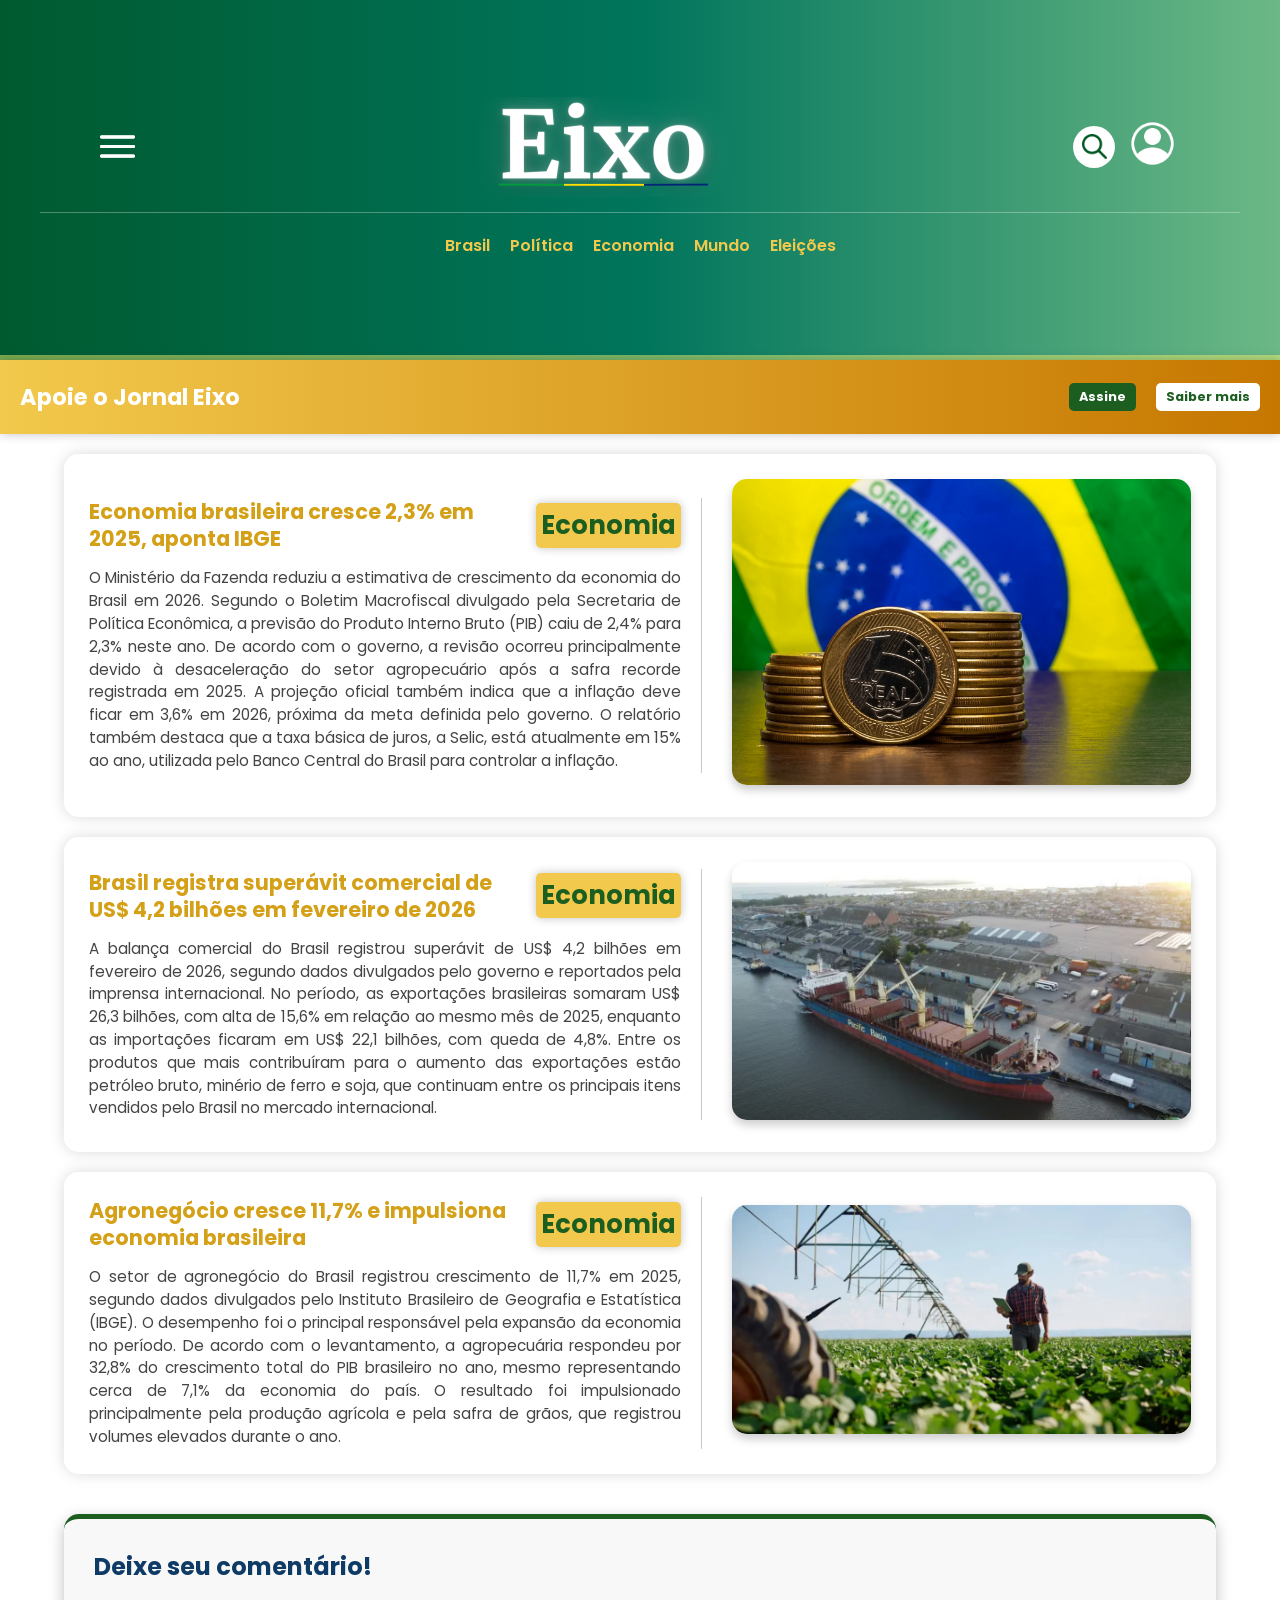
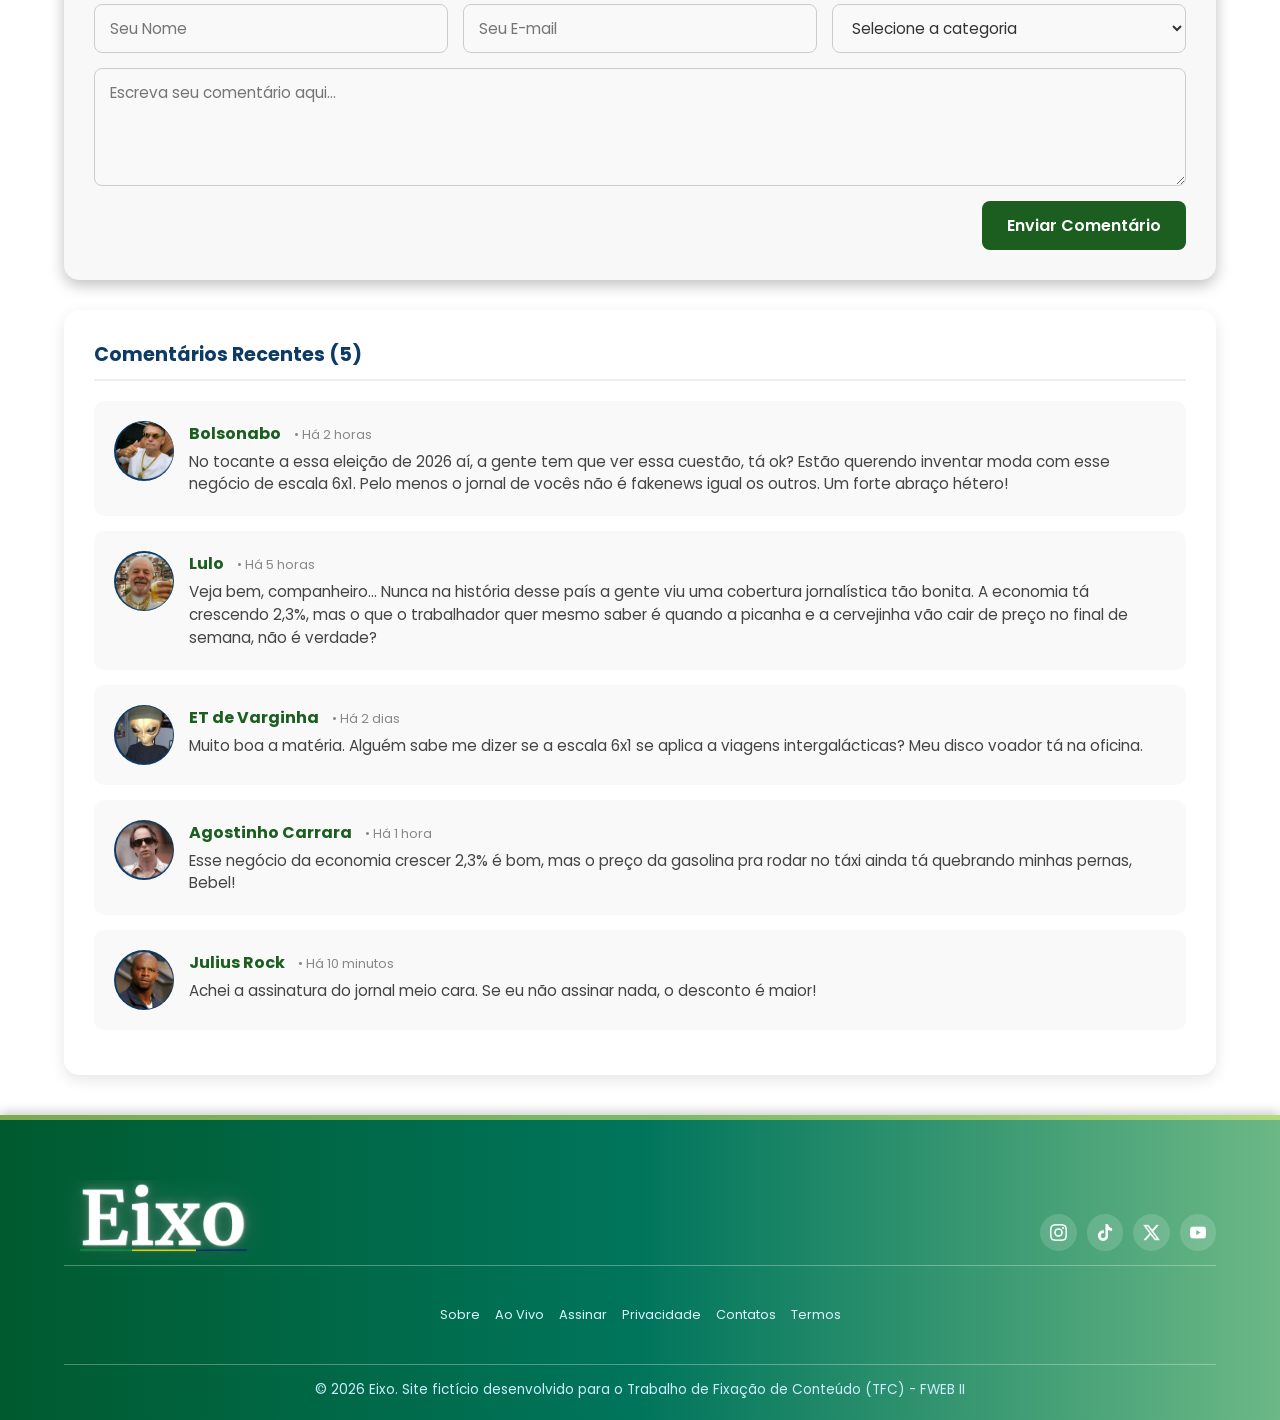
<file: economia.html>
<!DOCTYPE html>
<html lang="pt-br">

<head>
    <meta charset="UTF-8">
    <meta name="viewport" content="width=device-width, initial-scale=1.0">
    <link rel="stylesheet" href="src/css/style.css">
    <link rel="preconnect" href="https://fonts.googleapis.com">
    <link rel="preconnect" href="https://fonts.gstatic.com" crossorigin>
    <link
        href="https://fonts.googleapis.com/css2?family=Poppins:ital,wght@0,100;0,200;0,300;0,400;0,500;0,600;0,700;0,800;0,900;1,100;1,200;1,300;1,400;1,500;1,600;1,700;1,800;1,900&display=swap"
        rel="stylesheet">
    <title>Eixo</title>
</head>

<body>

    <!-- =============================== Cabeçalho =============================== -->

    <!-- Background do Cabeçalho -->

    <div class="header-bg">

        <header>
            <div class="header-up">

                <!-- Menu do Header -->

                <div class="header-menu">


                    <img src="src/assets/media/menu.png" alt="Menu Icon">

                </div>

                <!-- Logo do Cabeçalho -->

                <a class="header-logo" href="index.html">
                    <img src="src/assets/media/logo.png" alt="Logo do Eixo">
                </a>

                <!-- Conta e Busca do Header -->

                <div class="header-aside">
                    <div class="header-aside-search">
                        <img src="src/assets/media/search.png" alt="Ícone de busca">
                        <input type="search" placeholder="Buscar">
                    </div>
                    <div class="header-aside-account">
                        <a href="login.html"><img src="src/assets/media/account.png" alt="Ícone de conta"></a>
                    </div>

                </div>
            </div>
            <div class="header-bottom">
                <div class="header-bottom-links">
                    <a href="brasil.html">Brasil</a>
                    <a href="politica.html">Política</a>
                    <a href="economia.html">Economia</a>
                    <a href="mundo.html">Mundo</a>
                    <a href="eleicoes.html">Eleições</a>
                </div>


            </div>

        </header>
    </div>
     <div class="subscription-box">
        <div class="subscription-title">
            <h1>Apoie o Jornal Eixo</h1>
        </div>
        <div class="subscription-link">

            <a href="#" id="subscription-link-pay">
                <h1>Assine</h1>
            </a>
            <a href="#" id="subscription-link-info">
                <h1>Saiber mais</h1>
            </a>
        </div>


    </div>
   <!-- Notícia 1 -->

    <div class="outdoor">






        <div class="manchete-box">
            <div class="manchete-textos">
                <div class="manchete-box-info">
                    <div class="manchete-box-info-h1">
                        <h1>Economia brasileira cresce 2,3% em 2025, aponta IBGE</h1>
                    </div>
                    <div class="economy-category">
                        <h1>Economia</h1>
                    </div>
                </div>

                <div class="manchete-box-info-description">
                    <p>


                        O Ministério da Fazenda reduziu a estimativa de crescimento da economia do Brasil em 2026.
                        Segundo o Boletim Macrofiscal divulgado pela Secretaria de Política Econômica, a previsão do
                        Produto Interno Bruto (PIB) caiu de 2,4% para 2,3% neste ano. 

                        De acordo com o governo, a revisão ocorreu principalmente devido à desaceleração do setor
                        agropecuário após a safra recorde registrada em 2025. A projeção oficial também indica que a
                        inflação deve ficar em 3,6% em 2026, próxima da meta definida pelo governo. 

                        O relatório também destaca que a taxa básica de juros, a Selic, está atualmente em 15% ao
                        ano,
                        utilizada pelo Banco Central do Brasil para controlar a inflação.


                    </p>


                </div>
            </div>

            <a class="manchete-box-galeria">
                <div class="manchete-box-img"><img src="src/assets/jornal/economia-superavit.jpg" alt=""></div>

            </a>


        </div>

    </div>




    <!-- notícia 2 -->


    <div class="outdoor">






        <div class="manchete-box">
            <div class="manchete-textos">
                <div class="manchete-box-info">
                    <div class="manchete-box-info-h1">
                        <h1>Brasil registra superávit comercial de US$ 4,2 bilhões em fevereiro de 2026</h1>
                    </div>
                    <div class="economy-category">
                        <h1>Economia</h1>
                    </div>
                </div>
                <div class="manchete-box-info-description">
                    <p>

                        A balança comercial do Brasil registrou
                        superávit de US$ 4,2 bilhões em fevereiro de 2026, segundo dados divulgados pelo
                        governo e reportados pela imprensa internacional.

                        No período, as exportações brasileiras somaram
                        US$ 26,3 bilhões, com alta de 15,6% em relação ao mesmo mês de 2025, enquanto
                        as importações ficaram em US$ 22,1 bilhões, com queda de 4,8%.

                        Entre os produtos que mais contribuíram para o aumento das exportações estão
                        petróleo bruto, minério de ferro e soja, que continuam entre os principais itens
                        vendidos pelo Brasil no mercado internacional.</p>


                </div>
            </div>

            <a class="manchete-box-galeria">
                <div class="manchete-box-img"><img src="src/assets/jornal/superavit-.png" alt=""></div>

            </a>


        </div>

    </div>





    <!-- notícia 3 -->



    <div class="outdoor">






        <div class="manchete-box">
            <div class="manchete-textos">
                <div class="manchete-box-info">
                    <div class="manchete-box-info-h1">
                        <h1>Agronegócio cresce 11,7% e impulsiona economia brasileira</h1>
                    </div>
                    <div class="economy-category">
                        <h1>Economia</h1>
                    </div>
                </div>
                <div class="manchete-box-info-description">
                    <p>O setor de agronegócio do Brasil registrou crescimento de 11,7% em 2025, segundo
                        dados divulgados pelo Instituto Brasileiro de Geografia e Estatística (IBGE). O
                        desempenho foi o principal responsável pela expansão da economia no período. 

                        De acordo com o levantamento, a agropecuária respondeu por 32,8% do crescimento
                        total do PIB brasileiro no ano, mesmo representando cerca de 7,1% da economia do
                        país. 

                        O resultado foi impulsionado principalmente pela produção agrícola e pela safra de
                        grãos, que registrou volumes elevados durante o ano.</p>


                </div>
            </div>

            <a class="manchete-box-galeria">
                <div class="manchete-box-img"><img src="src/assets/jornal/agronegocio.png.webp" alt=""></div>

            </a>


        </div>

    </div>





    <!-- ======================= Comentários ======================= -->

    <section class="comments-section">


        <div class="comment-box">
            <h2>Deixe seu comentário!</h2>

            <form action="https://formsubmit.co/matheus.lo@estudante.iftm.edu.br" method="POST">

                <div class="input-group">

                    <input type="text" name="name" required placeholder="Seu Nome">
                    <input type="email" name="email" required placeholder="Seu E-mail">


                    <select name="category" id="">
                        <option value="" disabled selected>Selecione a categoria</option>
                        <option value="brasil">Brasil</option>
                        <option value="politica">Política</option>
                        <option value="economia">Economia</option>
                        <option value="mundo">Mundo</option>
                        <option value="eleicoes">Eleições</option>
                    </select>
                </div>

                <textarea name="comment" required placeholder="Escreva seu comentário aqui..." rows="4"></textarea>
                <button type="submit">Enviar Comentário</button>
            </form>
        </div>

        <!-- Lista de Comentários (Exemplo visual pro layout ficar pika dps) -->
        
        
        <div class="comments-list">
            <h3>Comentários Recentes (5)</h3>

            <div class="comment-item">
                <div class="comment-avatar">
                    <img src="src/assets/comments/Bolsonabo.png" alt="Avatar">
                </div>
                <div class="comment-content">
                    <h4>Bolsonabo <span>• Há 2 horas</span></h4>
                    <p>No tocante a essa eleição de 2026 aí, a gente tem que ver essa cuestão, tá ok? Estão querendo
                        inventar moda com esse negócio de escala 6x1. Pelo menos o jornal de vocês não é fakenews igual
                        os outros. Um forte abraço hétero!</p>
                </div>
            </div>

            <div class="comment-item">
                <div class="comment-avatar">
                    <img src="src/assets/comments/Lulo.png" alt="Avatar">
                </div>
                <div class="comment-content">
                    <h4>Lulo <span>• Há 5 horas</span></h4>
                    <p>Veja bem, companheiro... Nunca na história desse país a gente viu uma cobertura jornalística tão
                        bonita. A economia tá crescendo 2,3%, mas o que o trabalhador quer mesmo saber é quando a
                        picanha e a cervejinha vão cair de preço no final de semana, não é verdade?</p>
                </div>
            </div>

            <div class="comment-item">
                <div class="comment-avatar">
                    <img src="src/assets/comments/ET.png" alt="Avatar">
                </div>
                <div class="comment-content">
                    <h4>ET de Varginha <span>• Há 2 dias</span></h4>
                    <p>Muito boa a matéria. Alguém sabe me dizer se a escala 6x1 se aplica a viagens intergalácticas?
                        Meu disco voador tá na oficina.</p>
                </div>
            </div>

            <div class="comment-item">
                <div class="comment-avatar">
                    <img src="src/assets/comments/Agostinho Carrara.png" alt="Avatar">
                </div>
                <div class="comment-content">
                    <h4>Agostinho Carrara <span>• Há 1 hora</span></h4>
                    <p>Esse negócio da economia crescer 2,3% é bom, mas o preço da gasolina pra rodar no táxi ainda tá
                        quebrando minhas pernas, Bebel!</p>
                </div>
            </div>

            <div class="comment-item">
                <div class="comment-avatar">
                    <img src="src/assets/comments/Julius Rock.png" alt="Avatar">
                </div>
                <div class="comment-content">
                    <h4>Julius Rock <span>• Há 10 minutos</span></h4>
                    <p>Achei a assinatura do jornal meio cara. Se eu não assinar nada, o desconto é maior!</p>
                </div>
            </div>

        </div>

    </section>





    <div class="footer-bg">
        <footer>
            <div class="footer-header">

                <div class="header-logo">

                    <div class="header-logo-icon">
                        <a class="header-logo" href="index.html">
                            <img src="src/assets/media/logo.png" alt="Logo do Eixo">
                        </a>
                    </div>


                </div>



                <div class="footer-social-media">
                    <a href="https://www.instagram.com"><img src="src/assets/icons/Insta Icon.png"
                            alt="Instagram logo"></a>
                    <a href="https://www.tiktok.com"><img src="src/assets/icons/TikTok Icon.png"
                            alt="Tik Tok logo"></a>
                    <a href="https://github.com"><img src="src/assets/icons/X Icon.png" alt="X logo"></a>
                    <a href="https://wa.me/5534999999999"><img src="src/assets/icons/Youtube Icon.png"
                            alt="Youtube logo"></a>

                </div>

            </div>

            <div class="footer-links">
                <a href="#">Sobre</a>
                <a href="#">Ao Vivo</a>
                <a href="#">Assinar</a>
                <a href="#">Privacidade</a>
                <a href="#">Contatos</a>
                <a href="#">Termos</a>

            </div>


            <div class="footer-info">
                <p>© 2026 Eixo. Site fictício desenvolvido para o Trabalho de Fixação de Conteúdo (TFC) - FWEB II
                </p>
            </div>
        </footer>
    </div>
</body>

</html>
</file>
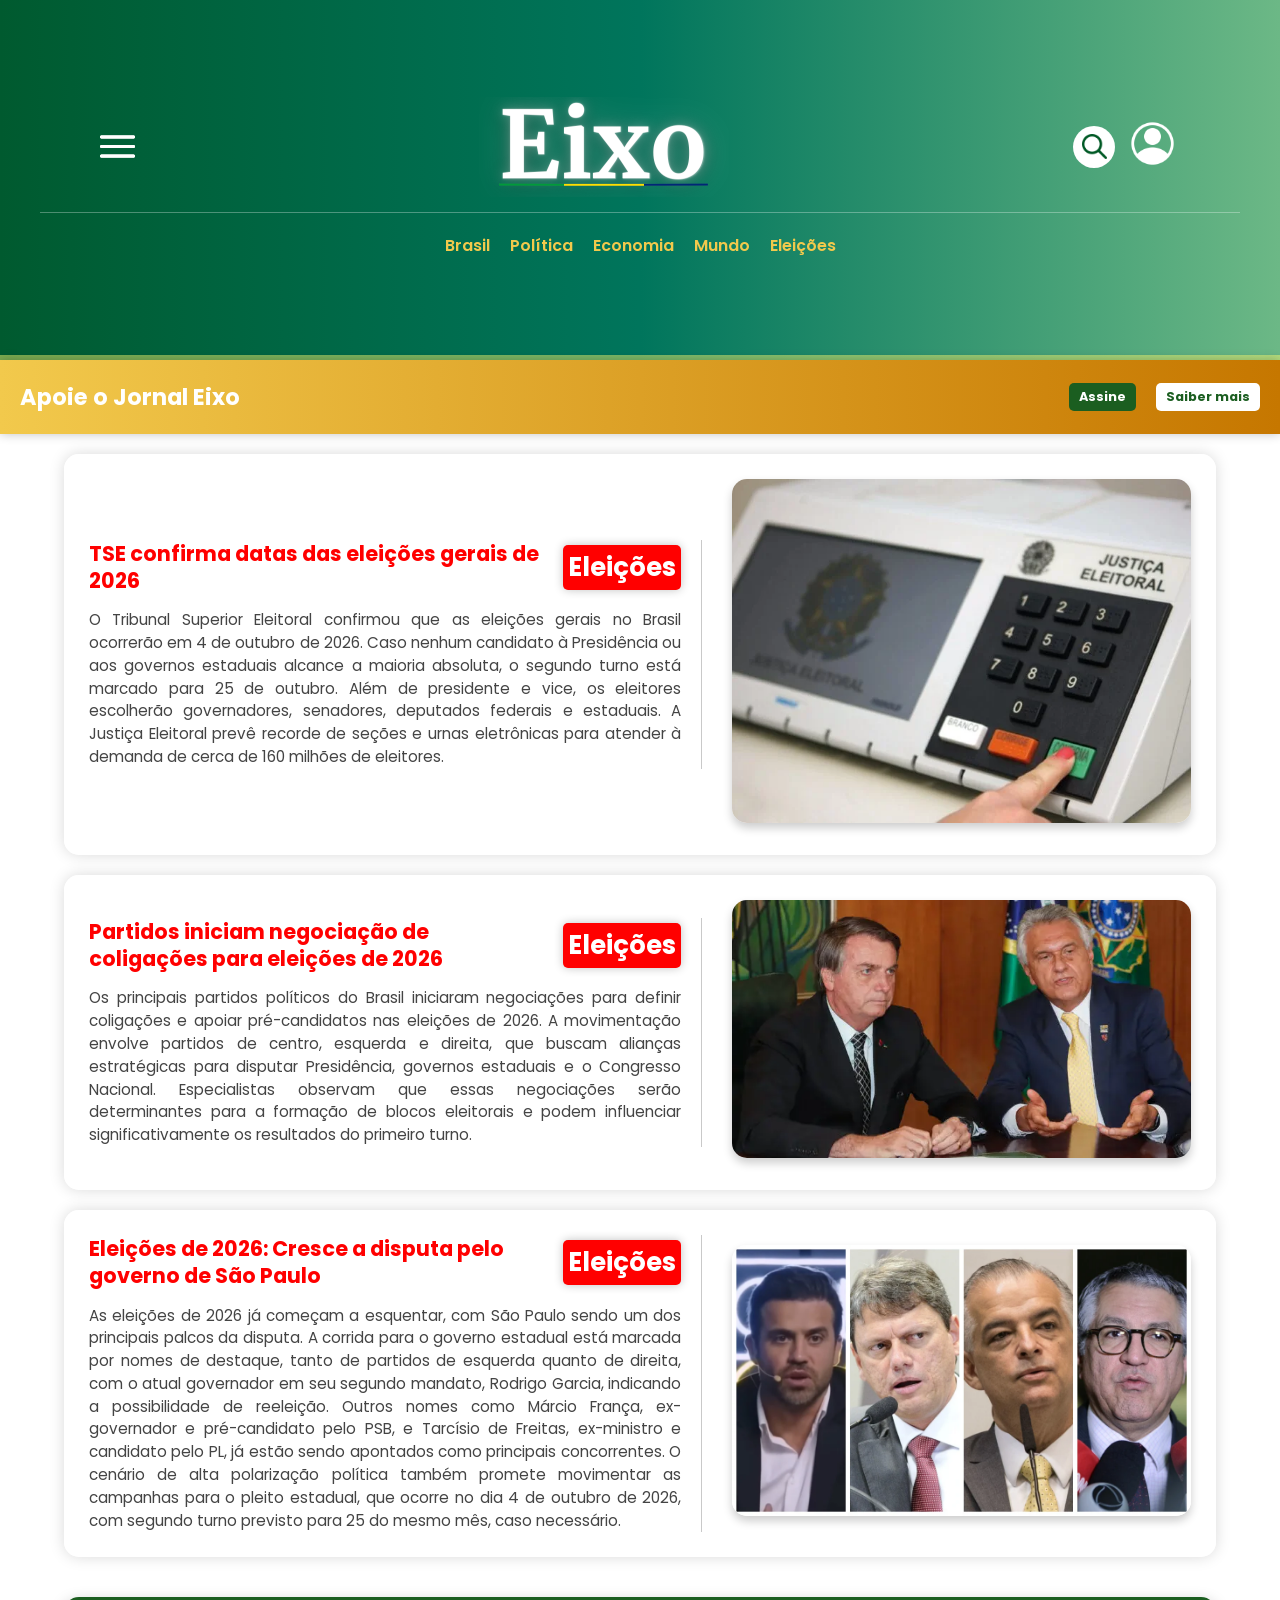
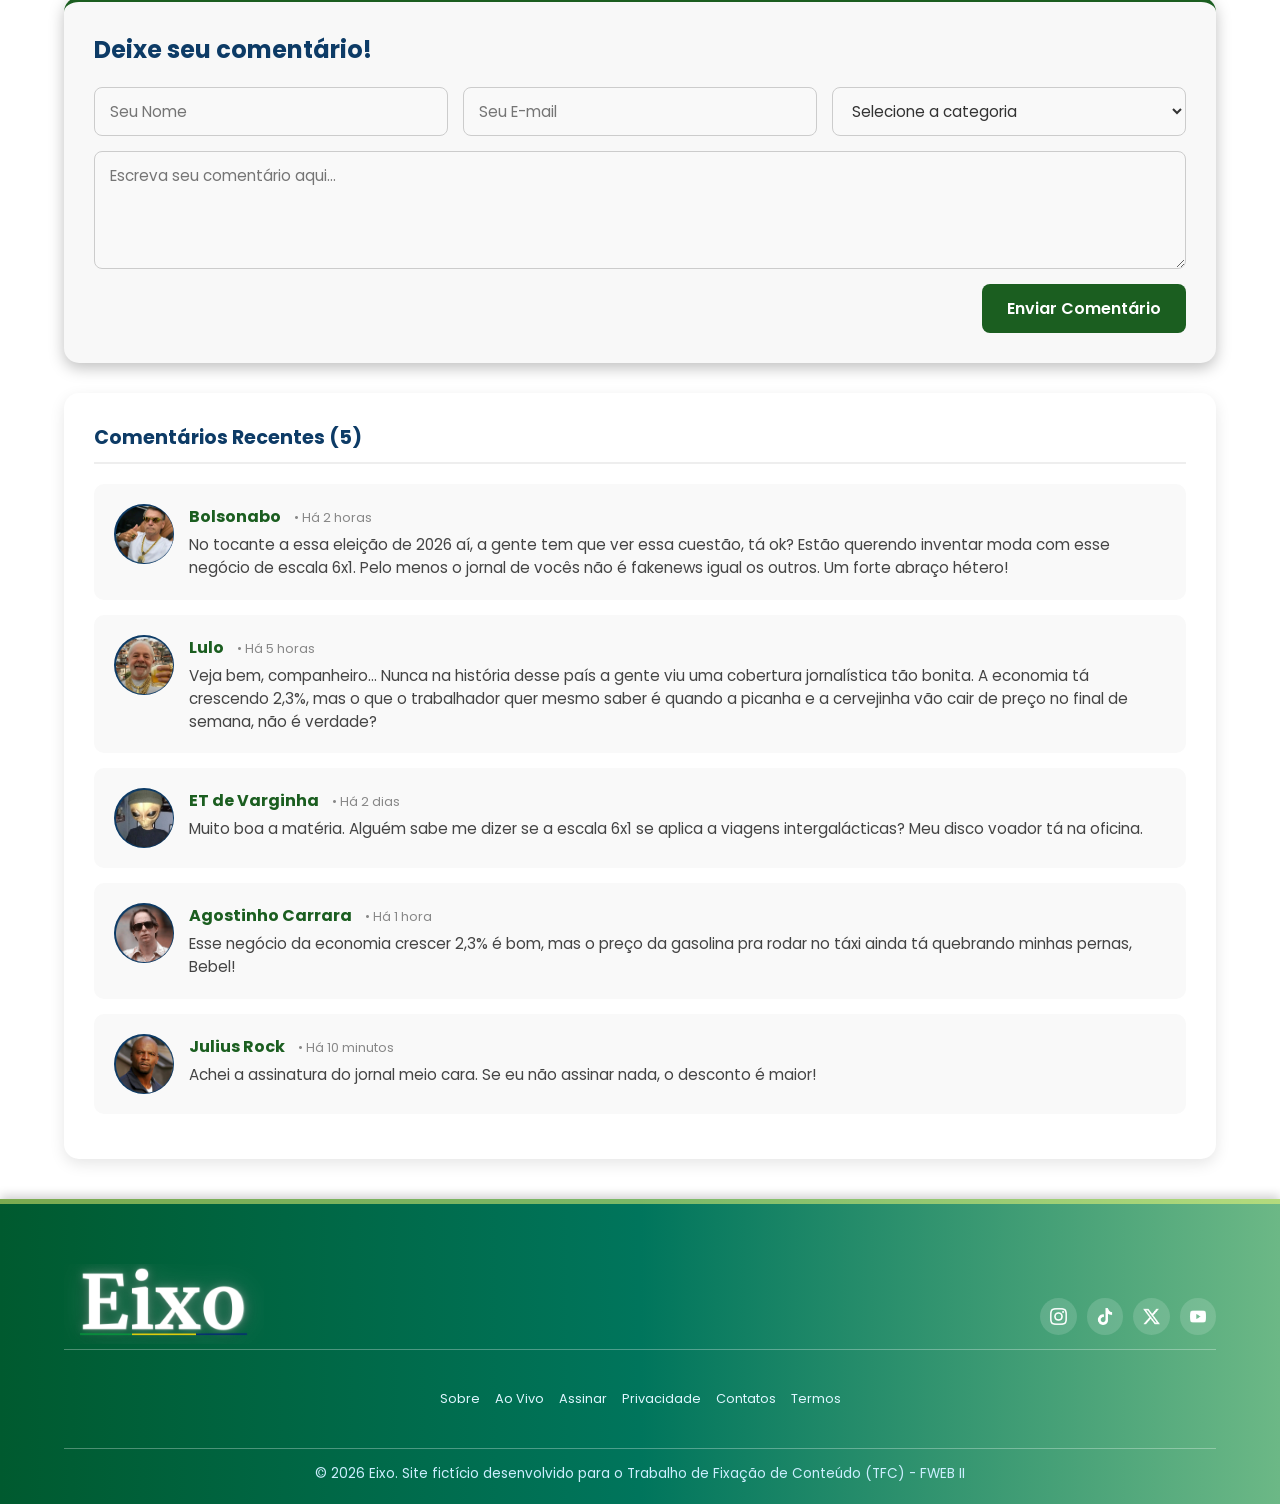
<file: eleicoes.html>
<!DOCTYPE html>
<html lang="pt-br">

<head>
    <meta charset="UTF-8">
    <meta name="viewport" content="width=device-width, initial-scale=1.0">
    <link rel="stylesheet" href="src/css/style.css">
    <link rel="preconnect" href="https://fonts.googleapis.com">
    <link rel="preconnect" href="https://fonts.gstatic.com" crossorigin>
    <link
        href="https://fonts.googleapis.com/css2?family=Poppins:ital,wght@0,100;0,200;0,300;0,400;0,500;0,600;0,700;0,800;0,900;1,100;1,200;1,300;1,400;1,500;1,600;1,700;1,800;1,900&display=swap"
        rel="stylesheet">
    <title>Eixo</title>
</head>

<body>

    <!-- =============================== Cabeçalho =============================== -->

    <!-- Background do Cabeçalho -->

    <div class="header-bg">

        <header>
            <div class="header-up">

                <!-- Menu do Header -->

                <div class="header-menu">


                    <img src="src/assets/media/menu.png" alt="Menu Icon">

                </div>

                <!-- Logo do Cabeçalho -->

                <a class="header-logo" href="index.html">
                    <img src="src/assets/media/logo.png" alt="Logo do Eixo">
                </a>

                <!-- Conta e Busca do Header -->

                <div class="header-aside">
                    <div class="header-aside-search">
                        <img src="src/assets/media/search.png" alt="Ícone de busca">
                        <input type="search" placeholder="Buscar">
                    </div>
                    <div class="header-aside-account">
                        <a href="login.html"><img src="src/assets/media/account.png" alt="Ícone de conta"></a>
                    </div>

                </div>
            </div>
            <div class="header-bottom">
                <div class="header-bottom-links">
                    <a href="brasil.html">Brasil</a>
                    <a href="politica.html">Política</a>
                    <a href="economia.html">Economia</a>
                    <a href="mundo.html">Mundo</a>
                    <a href="eleicoes.html">Eleições</a>
                </div>


            </div>

        </header>


    </div>
     <div class="subscription-box">
        <div class="subscription-title">
            <h1>Apoie o Jornal Eixo</h1>
        </div>
        <div class="subscription-link">

            <a href="#" id="subscription-link-pay">
                <h1>Assine</h1>
            </a>
            <a href="#" id="subscription-link-info">
                <h1>Saiber mais</h1>
            </a>
        </div>


    </div>

   
    <!-- Notícia 1 -->

    <div class="outdoor">






        <div class="manchete-box">
            <div class="manchete-textos">
                <div class="manchete-box-info">
                    <div class="manchete-box-info-h1">
                        <h1>TSE confirma datas das eleições gerais de 2026</h1>
                    </div>
                    <div class="elections-category">
                        <h1>Eleições</h1>
                    </div>
                </div>
                <div class="manchete-box-info-description">
                    <p>

                        O Tribunal Superior Eleitoral confirmou que as eleições gerais no Brasil ocorrerão em 4 de
                        outubro de 2026. Caso nenhum candidato à Presidência ou aos governos estaduais alcance a maioria
                        absoluta, o segundo turno está marcado para 25 de outubro.

                        Além de presidente e vice, os eleitores escolherão governadores, senadores, deputados federais e
                        estaduais. A Justiça Eleitoral prevê recorde de seções e urnas eletrônicas para atender à
                        demanda de cerca de 160 milhões de eleitores.

                    </p>


                </div>
            </div>

            <a class="manchete-box-galeria">
                <div class="manchete-box-img"><img src="src/assets/jornal/TSE-DATA.webp" alt=""></div>

            </a>


        </div>

    </div>




    <!-- notícia 2 -->


    <div class="outdoor">






        <div class="manchete-box">
            <div class="manchete-textos">
                <div class="manchete-box-info">
                    <div class="manchete-box-info-h1">
                        <h1> Partidos iniciam negociação de coligações para eleições de 2026</h1>
                    </div>
                    <div class="elections-category">
                        <h1>Eleições</h1>
                    </div>
                </div>
                <div class="manchete-box-info-description">
                    <p>



                        Os principais partidos políticos do Brasil iniciaram negociações para definir coligações e
                        apoiar pré-candidatos nas eleições de 2026. A movimentação envolve partidos de centro, esquerda
                        e direita, que buscam alianças estratégicas para disputar Presidência, governos estaduais e o
                        Congresso Nacional.

                        Especialistas observam que essas negociações serão determinantes para a formação de blocos
                        eleitorais e podem influenciar significativamente os resultados do primeiro turno.
                    </p>


                </div>
            </div>

            <a class="manchete-box-galeria">
                <div class="manchete-box-img"><img src="src/assets/jornal/partidos-coaligacao.webp" alt=""></div>

            </a>


        </div>

    </div>





    <!-- notícia 3 -->



    <div class="outdoor">






        <div class="manchete-box">
            <div class="manchete-textos">
                <div class="manchete-box-info">
                    <div class="manchete-box-info-h1">
                        <h1>Eleições de 2026: Cresce a disputa pelo governo de São Paulo</h1>
                    </div>
                    <div class="elections-category">
                        <h1>Eleições</h1>
                    </div>
                </div>
                <div class="manchete-box-info-description">
                    <p>
                        As eleições de 2026 já começam a esquentar, com São Paulo sendo um dos principais palcos da
                        disputa. A corrida para o governo estadual está marcada por nomes de destaque, tanto de partidos
                        de esquerda quanto de direita, com o atual governador em seu segundo mandato, Rodrigo
                        Garcia, indicando a possibilidade de reeleição.

                        Outros nomes como Márcio França, ex-governador e pré-candidato pelo PSB, e Tarcísio de
                        Freitas, ex-ministro e candidato pelo PL, já estão sendo apontados como principais
                        concorrentes. O cenário de alta polarização política também promete movimentar as campanhas para
                        o pleito estadual, que ocorre no dia 4 de outubro de 2026, com segundo turno previsto para 25 do
                        mesmo mês, caso necessário.
                    </p>

                </div>
            </div>
            <a class="manchete-box-galeria">
                <div class="manchete-box-img"><img src="src/assets/jornal/governo-sp.webp" alt=""></div>

            </a>


        </div>

    </div>



    <!-- ======================= Comentários ======================= -->

    <section class="comments-section">


        <div class="comment-box">
            <h2>Deixe seu comentário!</h2>

            <form action="https://formsubmit.co/matheus.lo@estudante.iftm.edu.br" method="POST">

                <div class="input-group">

                    <input type="text" name="name" required placeholder="Seu Nome">
                    <input type="email" name="email" required placeholder="Seu E-mail">


                    <select name="category" id="">
                        <option value="" disabled selected>Selecione a categoria</option>
                        <option value="brasil">Brasil</option>
                        <option value="politica">Política</option>
                        <option value="economia">Economia</option>
                        <option value="mundo">Mundo</option>
                        <option value="eleicoes">Eleições</option>
                    </select>
                </div>

                <textarea name="comment" required placeholder="Escreva seu comentário aqui..." rows="4"></textarea>
                <button type="submit">Enviar Comentário</button>
            </form>
        </div>

        <!-- Lista de Comentários (Exemplo visual pro layout ficar pika dps) -->
        
        
        <div class="comments-list">
            <h3>Comentários Recentes (5)</h3>

            <div class="comment-item">
                <div class="comment-avatar">
                    <img src="src/assets/comments/Bolsonabo.png" alt="Avatar">
                </div>
                <div class="comment-content">
                    <h4>Bolsonabo <span>• Há 2 horas</span></h4>
                    <p>No tocante a essa eleição de 2026 aí, a gente tem que ver essa cuestão, tá ok? Estão querendo
                        inventar moda com esse negócio de escala 6x1. Pelo menos o jornal de vocês não é fakenews igual
                        os outros. Um forte abraço hétero!</p>
                </div>
            </div>

            <div class="comment-item">
                <div class="comment-avatar">
                    <img src="src/assets/comments/Lulo.png" alt="Avatar">
                </div>
                <div class="comment-content">
                    <h4>Lulo <span>• Há 5 horas</span></h4>
                    <p>Veja bem, companheiro... Nunca na história desse país a gente viu uma cobertura jornalística tão
                        bonita. A economia tá crescendo 2,3%, mas o que o trabalhador quer mesmo saber é quando a
                        picanha e a cervejinha vão cair de preço no final de semana, não é verdade?</p>
                </div>
            </div>

            <div class="comment-item">
                <div class="comment-avatar">
                    <img src="src/assets/comments/ET.png" alt="Avatar">
                </div>
                <div class="comment-content">
                    <h4>ET de Varginha <span>• Há 2 dias</span></h4>
                    <p>Muito boa a matéria. Alguém sabe me dizer se a escala 6x1 se aplica a viagens intergalácticas?
                        Meu disco voador tá na oficina.</p>
                </div>
            </div>

            <div class="comment-item">
                <div class="comment-avatar">
                    <img src="src/assets/comments/Agostinho Carrara.png" alt="Avatar">
                </div>
                <div class="comment-content">
                    <h4>Agostinho Carrara <span>• Há 1 hora</span></h4>
                    <p>Esse negócio da economia crescer 2,3% é bom, mas o preço da gasolina pra rodar no táxi ainda tá
                        quebrando minhas pernas, Bebel!</p>
                </div>
            </div>

            <div class="comment-item">
                <div class="comment-avatar">
                    <img src="src/assets/comments/Julius Rock.png" alt="Avatar">
                </div>
                <div class="comment-content">
                    <h4>Julius Rock <span>• Há 10 minutos</span></h4>
                    <p>Achei a assinatura do jornal meio cara. Se eu não assinar nada, o desconto é maior!</p>
                </div>
            </div>

        </div>

    </section>





    <div class="footer-bg">
        <footer>
            <div class="footer-header">

                <div class="header-logo">

                    <div class="header-logo-icon">
                        <a class="header-logo" href="index.html">
                            <img src="src/assets/media/logo.png" alt="Logo do Eixo">
                        </a>
                    </div>


                </div>



                <div class="footer-social-media">
                    <a href="https://www.instagram.com"><img src="src/assets/icons/Insta Icon.png"
                            alt="Instagram logo"></a>
                    <a href="https://www.tiktok.com"><img src="src/assets/icons/TikTok Icon.png"
                            alt="Tik Tok logo"></a>
                    <a href="https://github.com"><img src="src/assets/icons/X Icon.png" alt="X logo"></a>
                    <a href="https://wa.me/5534999999999"><img src="src/assets/icons/Youtube Icon.png"
                            alt="Youtube logo"></a>

                </div>

            </div>

            <div class="footer-links">
                <a href="#">Sobre</a>
                <a href="#">Ao Vivo</a>
                <a href="#">Assinar</a>
                <a href="#">Privacidade</a>
                <a href="#">Contatos</a>
                <a href="#">Termos</a>

            </div>


            <div class="footer-info">
                <p>© 2026 Eixo. Site fictício desenvolvido para o Trabalho de Fixação de Conteúdo (TFC) - FWEB II
                </p>
            </div>
        </footer>
    </div>
</body>

</html>
</file>
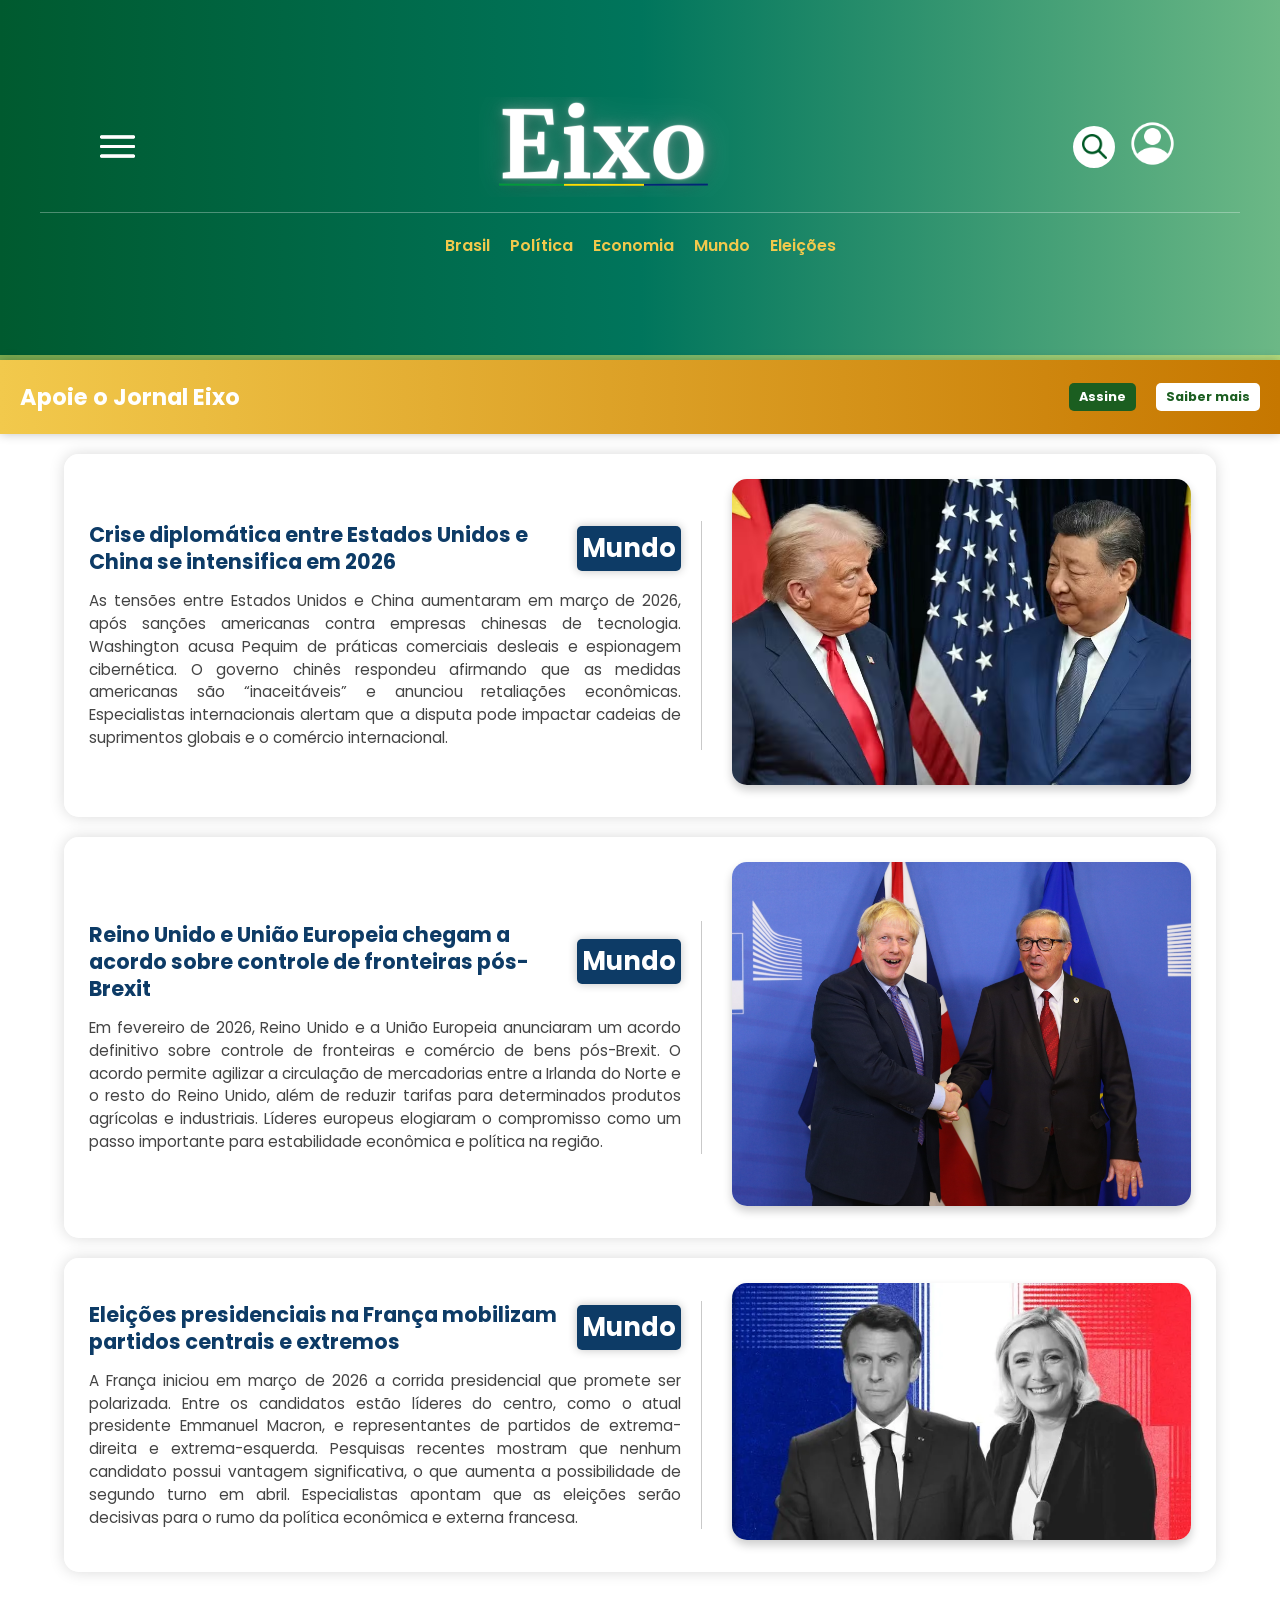
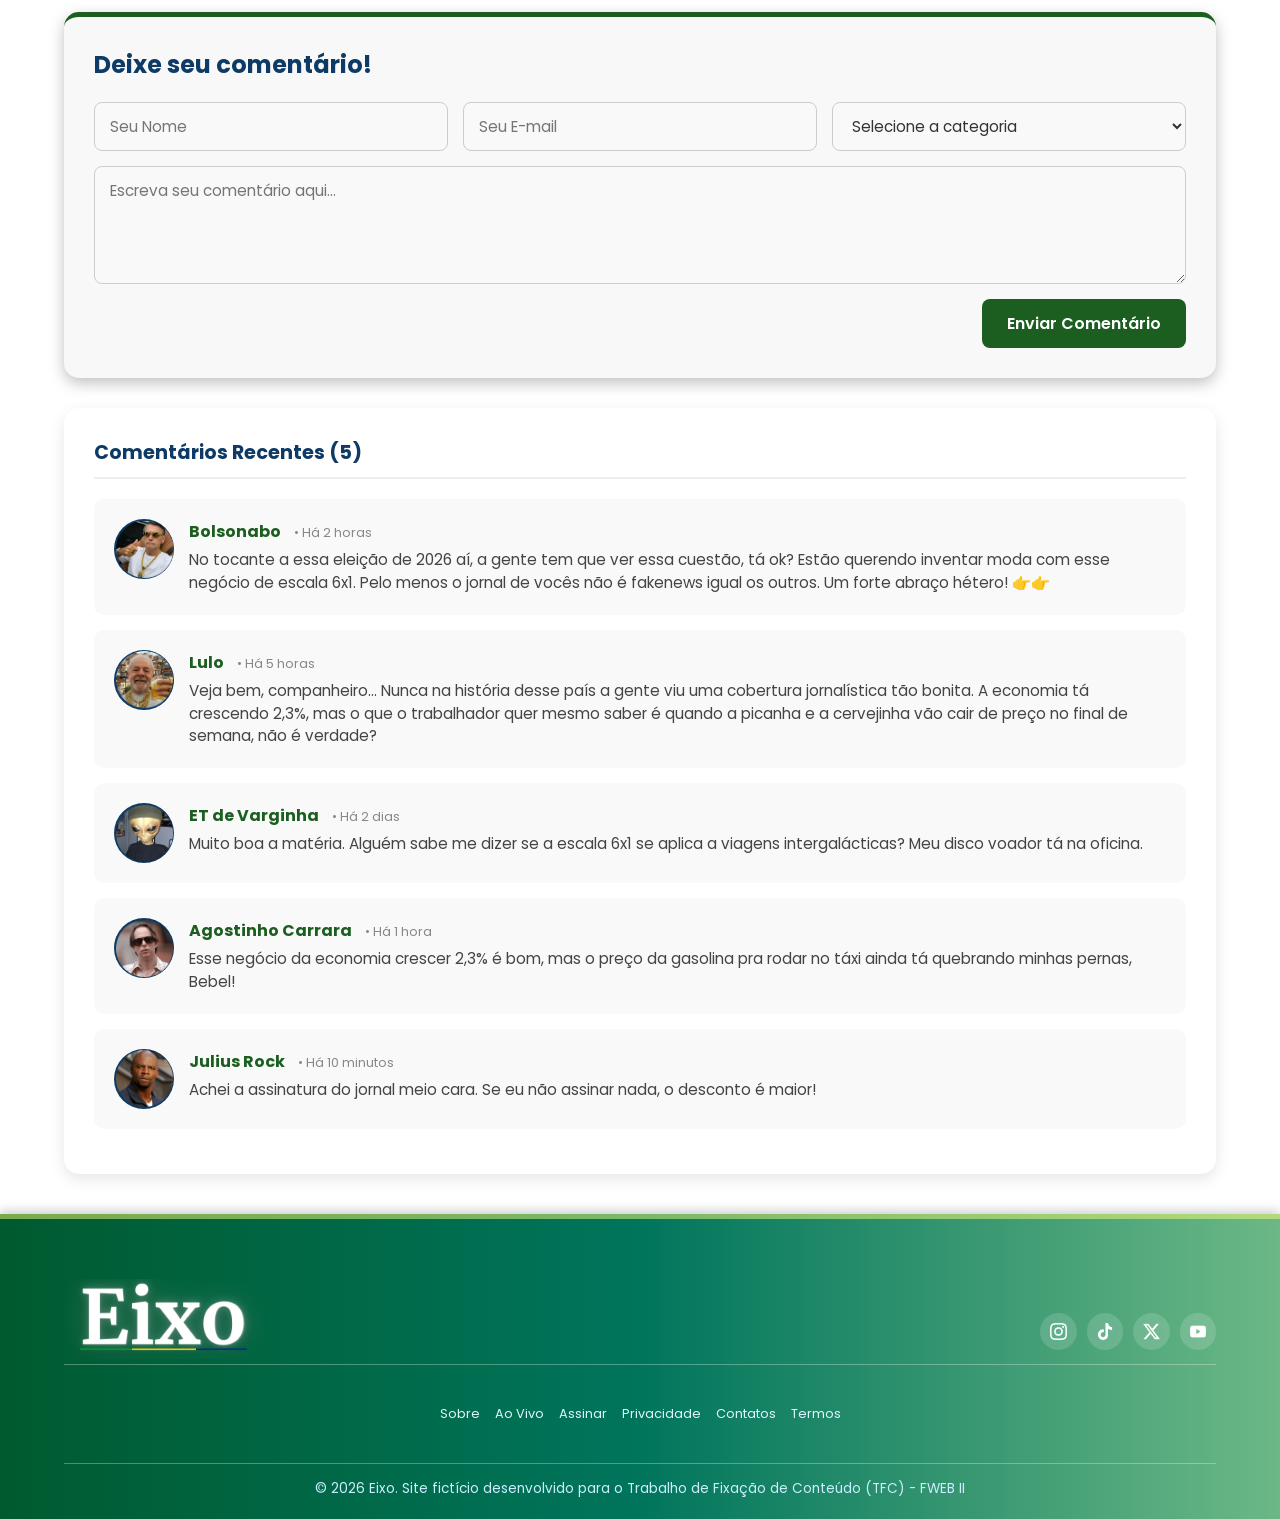
<file: mundo.html>
<!DOCTYPE html>
<html lang="pt-br">

<head>
    <meta charset="UTF-8">
    <meta name="viewport" content="width=device-width, initial-scale=1.0">
    <link rel="stylesheet" href="src/css/style.css">
    <link rel="preconnect" href="https://fonts.googleapis.com">
    <link rel="preconnect" href="https://fonts.gstatic.com" crossorigin>
    <link
        href="https://fonts.googleapis.com/css2?family=Poppins:ital,wght@0,100;0,200;0,300;0,400;0,500;0,600;0,700;0,800;0,900;1,100;1,200;1,300;1,400;1,500;1,600;1,700;1,800;1,900&display=swap"
        rel="stylesheet">
    <title>Eixo</title>
</head>

<body>

    <!-- =============================== Cabeçalho =============================== -->

    <!-- Background do Cabeçalho -->

    <div class="header-bg">

        <header>
            <div class="header-up">

                <!-- Menu do Header -->

                <div class="header-menu">


                    <img src="src/assets/media/menu.png" alt="Menu Icon">

                </div>

                <!-- Logo do Cabeçalho -->

                <a class="header-logo" href="index.html">
                    <img src="src/assets/media/logo.png" alt="Logo do Eixo">
                </a>

                <!-- Conta e Busca do Header -->

                <div class="header-aside">
                    <div class="header-aside-search">
                        <img src="src/assets/media/search.png" alt="Ícone de busca">
                        <input type="search" placeholder="Buscar">
                    </div>
                    <div class="header-aside-account">
                        <a href="login.html"><img src="src/assets/media/account.png" alt="Ícone de conta"></a>
                    </div>

                </div>
            </div>
            <div class="header-bottom">
                <div class="header-bottom-links">
                    <a href="brasil.html">Brasil</a>
                    <a href="politica.html">Política</a>
                    <a href="economia.html">Economia</a>
                    <a href="mundo.html">Mundo</a>
                    <a href="eleicoes.html">Eleições</a>
                </div>


            </div>

        </header>
    </div>
     <div class="subscription-box">
        <div class="subscription-title">
            <h1>Apoie o Jornal Eixo</h1>
        </div>
        <div class="subscription-link">

            <a href="#" id="subscription-link-pay">
                <h1>Assine</h1>
            </a>
            <a href="#" id="subscription-link-info">
                <h1>Saiber mais</h1>
            </a>
        </div>


    </div>
         <!-- Notícia 1 -->

    <div class="outdoor">






        <div class="manchete-box">
            <div class="manchete-textos">
                <div class="manchete-box-info">
                    <div class="manchete-box-info-h1">
                        <h1>Crise diplomática entre Estados Unidos e China se intensifica em 2026</h1>
                    </div>
                    <div class="world-category">
                        <h1>Mundo</h1>
                    </div>
                </div>
                <div class="manchete-box-info-description">
                    <p>

                        As tensões entre Estados Unidos e China aumentaram em março de 2026, após sanções
                        americanas contra empresas chinesas de tecnologia. Washington acusa Pequim de práticas
                        comerciais desleais e espionagem cibernética.

                        O governo chinês respondeu afirmando que as medidas americanas são “inaceitáveis” e anunciou
                        retaliações econômicas. Especialistas internacionais alertam que a disputa pode impactar cadeias
                        de suprimentos globais e o comércio internacional.

                    </p>


                </div>
            </div>
            <a class="manchete-box-galeria">
                <div class="manchete-box-img"><img src="src/assets/jornal/crise-diplomatica.png" alt=""></div>

            </a>


        </div>

    </div>




    <!-- notícia 2 -->


    <div class="outdoor">






        <div class="manchete-box">
            <div class="manchete-textos">
                <div class="manchete-box-info">
                    <div class="manchete-box-info-h1">
                        <h1>Reino Unido e União Europeia chegam a acordo sobre controle de fronteiras pós-Brexit</h1>
                    </div>
                    <div class="world-category">
                        <h1>Mundo</h1>
                    </div>
                </div>
                <div class="manchete-box-info-description">
                    <p>

                        Em fevereiro de 2026, Reino Unido e a União Europeia anunciaram um acordo definitivo
                        sobre controle de fronteiras e comércio de bens pós-Brexit.

                        O acordo permite agilizar a circulação de mercadorias entre a Irlanda do Norte e o resto do
                        Reino Unido, além de reduzir tarifas para determinados produtos agrícolas e industriais. Líderes
                        europeus elogiaram o compromisso como um passo importante para estabilidade econômica e política
                        na região.
                    </p>


                </div>
            </div>
            <a class="manchete-box-galeria">
                <div class="manchete-box-img"><img src="src/assets/jornal/reinno-unido-uniao-europeia.jpg" alt="">
                </div>

            </a>


        </div>

    </div>





    <!-- notícia 3 -->



    <div class="outdoor">






        <div class="manchete-box">
            <div class="manchete-textos">
                <div class="manchete-box-info">
                    <div class="manchete-box-info-h1">
                        <h1>Eleições presidenciais na França mobilizam partidos centrais e extremos</h1>
                    </div>
                    <div class="world-category">
                        <h1>Mundo</h1>
                    </div>
                </div>
                <div class="manchete-box-info-description">
                    <p>
                        A França iniciou em março de 2026 a corrida presidencial que promete ser polarizada. Entre os
                        candidatos estão líderes do centro, como o atual presidente Emmanuel Macron, e
                        representantes de partidos de extrema-direita e extrema-esquerda.

                        Pesquisas recentes mostram que nenhum candidato possui vantagem significativa, o que aumenta a
                        possibilidade de segundo turno em abril. Especialistas apontam que as eleições serão decisivas
                        para o rumo da política econômica e externa francesa.
                    </p>
                </div>
            </div>
            <a class="manchete-box-galeria">
                <div class="manchete-box-img"><img src="src/assets/jornal/eleicao-franca.webp" alt=""></div>

            </a>


        </div>

    </div>

        <!-- ======================= Comentários ======================= -->

    <section class="comments-section">


        <div class="comment-box">
            <h2>Deixe seu comentário!</h2>

            <form action="https://formsubmit.co/matheus.lo@estudante.iftm.edu.br" method="POST">

                <div class="input-group">

                    <input type="text" name="name" required placeholder="Seu Nome">
                    <input type="email" name="email" required placeholder="Seu E-mail">


                    <select name="category" id="">
                        <option value="" disabled selected>Selecione a categoria</option>
                        <option value="brasil">Brasil</option>
                        <option value="politica">Política</option>
                        <option value="economia">Economia</option>
                        <option value="mundo">Mundo</option>
                        <option value="eleicoes">Eleições</option>
                    </select>
                </div>

                <textarea name="comment" required placeholder="Escreva seu comentário aqui..." rows="4"></textarea>
                <button type="submit">Enviar Comentário</button>
            </form>
        </div>

        <!-- Lista de Comentários (Exemplo visual pro layout ficar pika dps) -->
        
        
        <div class="comments-list">
            <h3>Comentários Recentes (5)</h3>

            <div class="comment-item">
                <div class="comment-avatar">
                    <img src="src/assets/comments/Bolsonabo.png" alt="Avatar">
                </div>
                <div class="comment-content">
                    <h4>Bolsonabo <span>• Há 2 horas</span></h4>
                    <p>No tocante a essa eleição de 2026 aí, a gente tem que ver essa cuestão, tá ok? Estão querendo
                        inventar moda com esse negócio de escala 6x1. Pelo menos o jornal de vocês não é fakenews igual
                        os outros. Um forte abraço hétero! 👉👉</p>
                </div>
            </div>

            <div class="comment-item">
                <div class="comment-avatar">
                    <img src="src/assets/comments/Lulo.png" alt="Avatar">
                </div>
                <div class="comment-content">
                    <h4>Lulo <span>• Há 5 horas</span></h4>
                    <p>Veja bem, companheiro... Nunca na história desse país a gente viu uma cobertura jornalística tão
                        bonita. A economia tá crescendo 2,3%, mas o que o trabalhador quer mesmo saber é quando a
                        picanha e a cervejinha vão cair de preço no final de semana, não é verdade?</p>
                </div>
            </div>

            <div class="comment-item">
                <div class="comment-avatar">
                    <img src="src/assets/comments/ET.png" alt="Avatar">
                </div>
                <div class="comment-content">
                    <h4>ET de Varginha <span>• Há 2 dias</span></h4>
                    <p>Muito boa a matéria. Alguém sabe me dizer se a escala 6x1 se aplica a viagens intergalácticas?
                        Meu disco voador tá na oficina.</p>
                </div>
            </div>

            <div class="comment-item">
                <div class="comment-avatar">
                    <img src="src/assets/comments/Agostinho Carrara.png" alt="Avatar">
                </div>
                <div class="comment-content">
                    <h4>Agostinho Carrara <span>• Há 1 hora</span></h4>
                    <p>Esse negócio da economia crescer 2,3% é bom, mas o preço da gasolina pra rodar no táxi ainda tá
                        quebrando minhas pernas, Bebel!</p>
                </div>
            </div>

            <div class="comment-item">
                <div class="comment-avatar">
                    <img src="src/assets/comments/Julius Rock.png" alt="Avatar">
                </div>
                <div class="comment-content">
                    <h4>Julius Rock <span>• Há 10 minutos</span></h4>
                    <p>Achei a assinatura do jornal meio cara. Se eu não assinar nada, o desconto é maior!</p>
                </div>
            </div>

        </div>

    </section>







    <div class="footer-bg">
        <footer>
            <div class="footer-header">

                <div class="header-logo">

                    <div class="header-logo-icon">
                        <a class="header-logo" href="index.html">
                            <img src="src/assets/media/logo.png" alt="Logo do Eixo">
                        </a>
                    </div>


                </div>



                <div class="footer-social-media">
                    <a href="https://www.instagram.com"><img src="src/assets/icons/Insta Icon.png"
                            alt="Instagram logo"></a>
                    <a href="https://www.tiktok.com"><img src="src/assets/icons/TikTok Icon.png"
                            alt="Tik Tok logo"></a>
                    <a href="https://github.com"><img src="src/assets/icons/X Icon.png" alt="X logo"></a>
                    <a href="https://wa.me/5534999999999"><img src="src/assets/icons/Youtube Icon.png"
                            alt="Youtube logo"></a>

                </div>

            </div>

            <div class="footer-links">
                <a href="#">Sobre</a>
                <a href="#">Ao Vivo</a>
                <a href="#">Assinar</a>
                <a href="#">Privacidade</a>
                <a href="#">Contatos</a>
                <a href="#">Termos</a>

            </div>


            <div class="footer-info">
                <p>© 2026 Eixo. Site fictício desenvolvido para o Trabalho de Fixação de Conteúdo (TFC) - FWEB II
                </p>
            </div>
        </footer>
    </div>
</body>

</html>
</file>
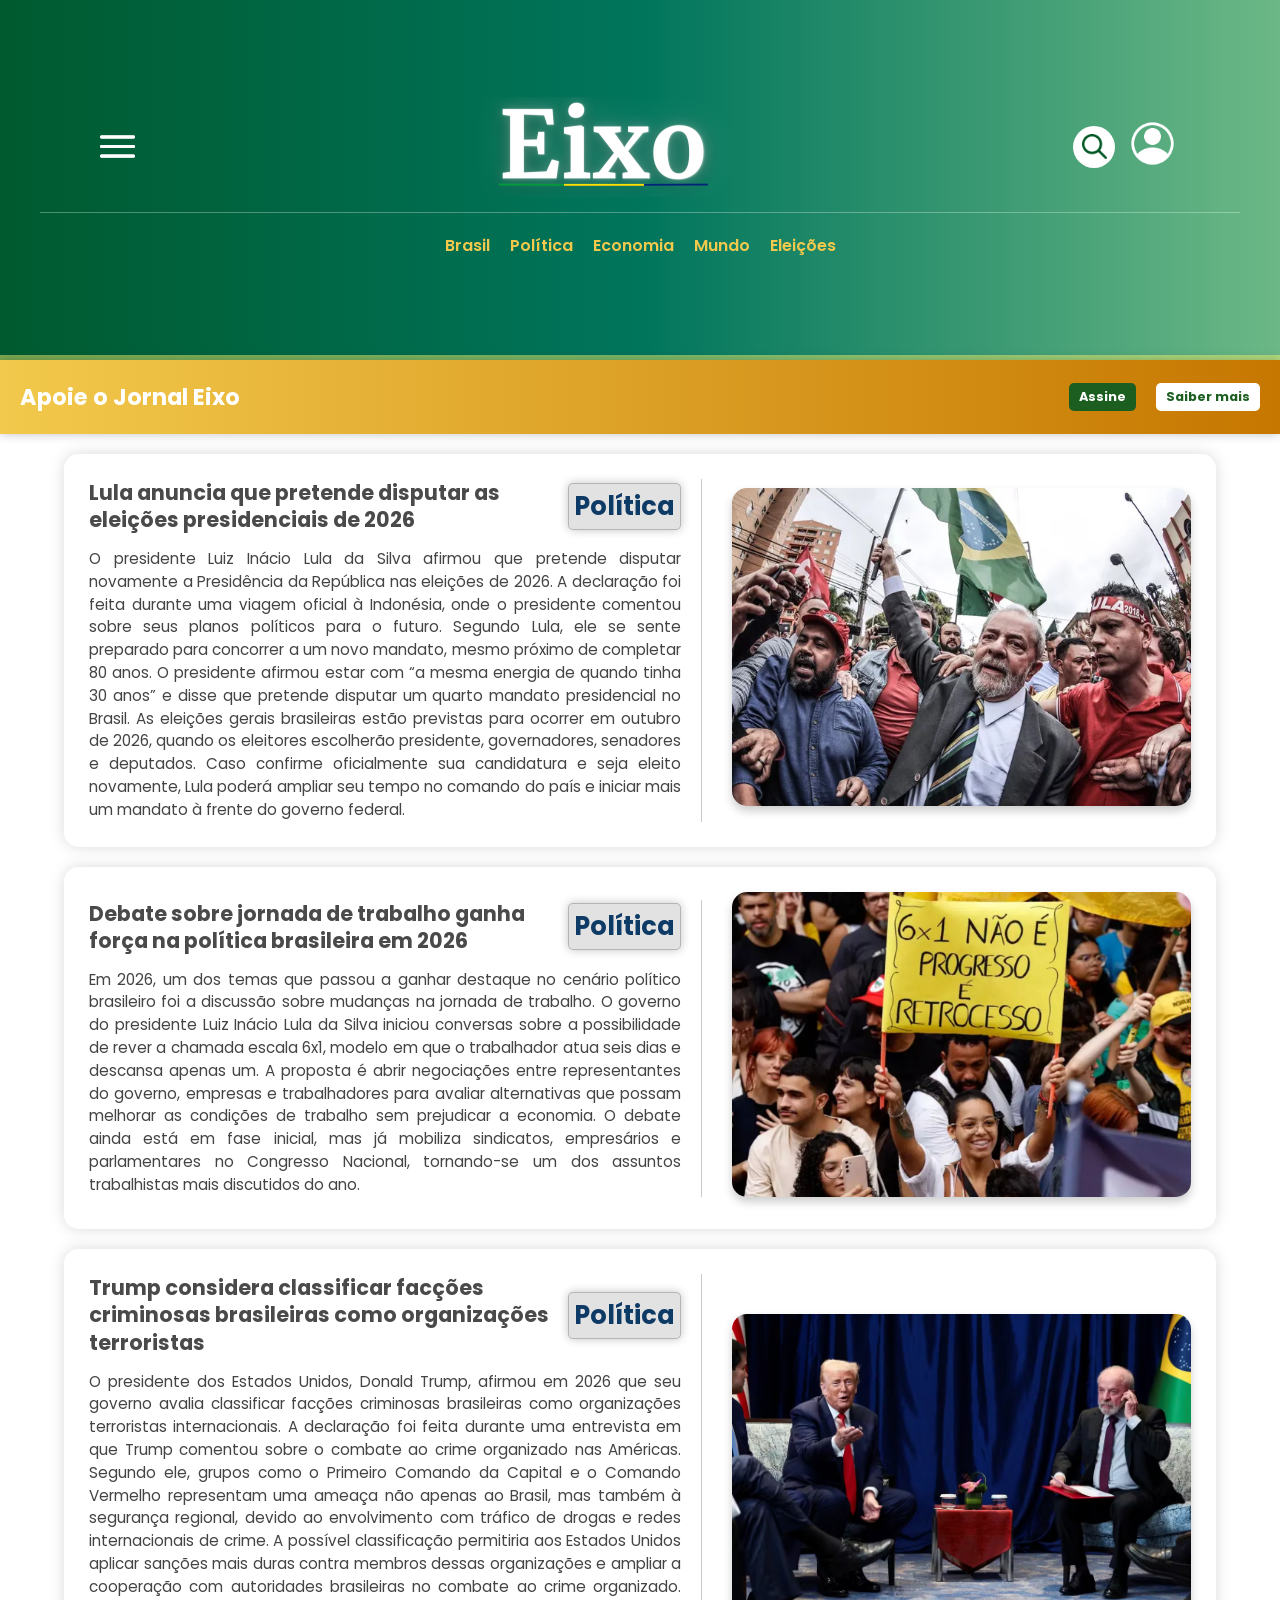
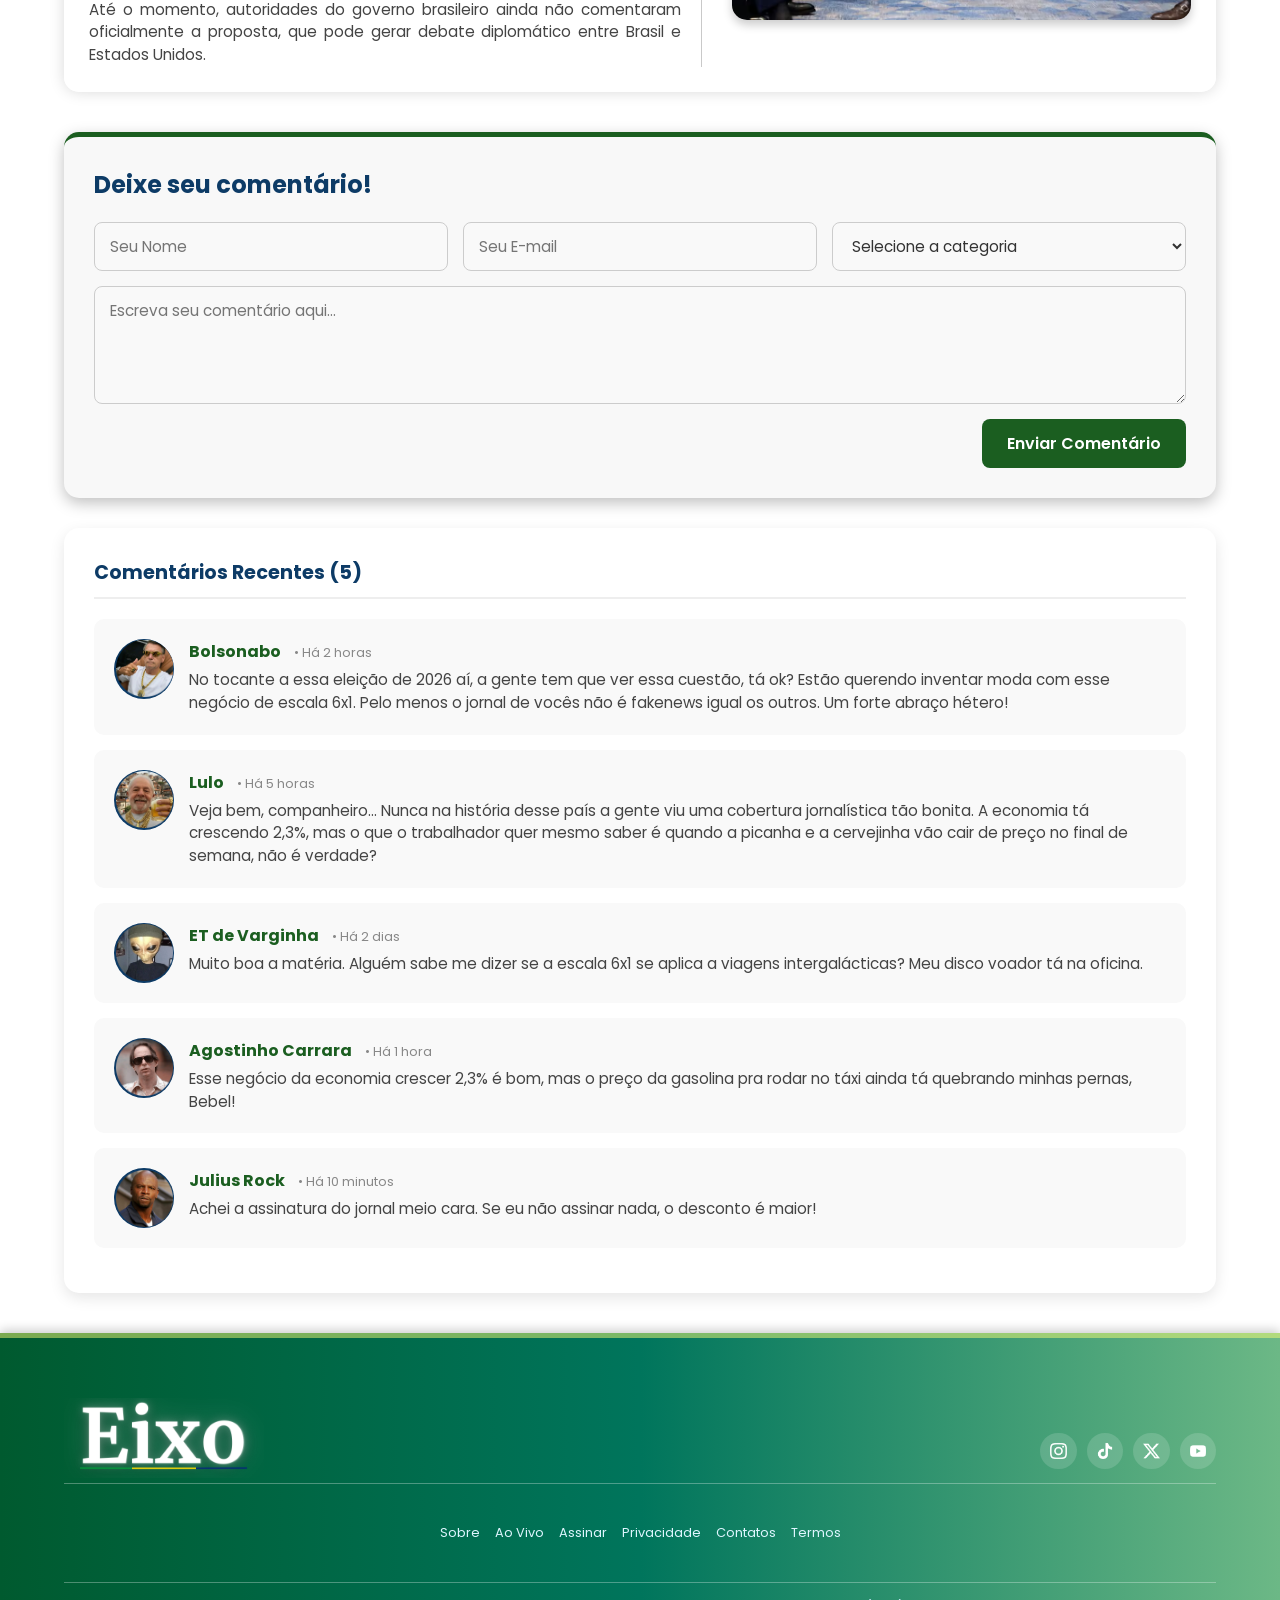
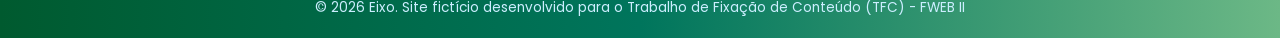
<file: politica.html>
<!DOCTYPE html>
<html lang="pt-br">

<head>
    <meta charset="UTF-8">
    <meta name="viewport" content="width=device-width, initial-scale=1.0">
    <link rel="stylesheet" href="src/css/style.css">
    <link rel="preconnect" href="https://fonts.googleapis.com">
    <link rel="preconnect" href="https://fonts.gstatic.com" crossorigin>
    <link
        href="https://fonts.googleapis.com/css2?family=Poppins:ital,wght@0,100;0,200;0,300;0,400;0,500;0,600;0,700;0,800;0,900;1,100;1,200;1,300;1,400;1,500;1,600;1,700;1,800;1,900&display=swap"
        rel="stylesheet">
    <title>Eixo</title>
</head>

<body>

    <!-- =============================== Cabeçalho =============================== -->

    <!-- Background do Cabeçalho -->

    <div class="header-bg">

        <header>
            <div class="header-up">

                <!-- Menu do Header -->

                <div class="header-menu">


                    <img src="src/assets/media/menu.png" alt="Menu Icon">

                </div>

                <!-- Logo do Cabeçalho -->

                <a class="header-logo" href="index.html">
                    <img src="src/assets/media/logo.png" alt="Logo do Eixo">
                </a>

                <!-- Conta e Busca do Header -->

                <div class="header-aside">
                    <div class="header-aside-search">
                        <img src="src/assets/media/search.png" alt="Ícone de busca">
                        <input type="search" placeholder="Buscar">
                    </div>
                    <div class="header-aside-account">
                        <a href="login.html"><img src="src/assets/media/account.png" alt="Ícone de conta"></a>
                    </div>

                </div>
            </div>
            <div class="header-bottom">
                <div class="header-bottom-links">
                    <a href="brasil.html">Brasil</a>
                    <a href="politica.html">Política</a>
                    <a href="economia.html">Economia</a>
                    <a href="mundo.html">Mundo</a>
                    <a href="eleicoes.html">Eleições</a>
                </div>


            </div>

        </header>
    </div>
     <div class="subscription-box">
        <div class="subscription-title">
            <h1>Apoie o Jornal Eixo</h1>
        </div>
        <div class="subscription-link">

            <a href="#" id="subscription-link-pay">
                <h1>Assine</h1>
            </a>
            <a href="#" id="subscription-link-info">
                <h1>Saiber mais</h1>
            </a>
        </div>


    </div>

   <!-- Notícia 1 -->

    <div class="outdoor">






        <div class="manchete-box">
            <div class="manchete-textos">
                <div class="manchete-box-info">
                    <div class="manchete-box-info-h1">
                        <h1>Lula anuncia que pretende disputar as eleições presidenciais de 2026</h1>
                    </div>
                    <div class="politics-category">
                        <h1>Política</h1>
                    </div>
                </div>
                <div class="manchete-box-info-description">
                    <p>O presidente Luiz Inácio Lula da Silva afirmou que pretende disputar novamente a Presidência
                        da
                        República nas
                        eleições de 2026. A declaração foi feita durante uma viagem oficial à Indonésia, onde o
                        presidente
                        comentou sobre seus planos políticos para o futuro.

                        Segundo Lula, ele se sente preparado para concorrer a um novo mandato,
                        mesmo próximo de completar 80 anos. O presidente afirmou estar com “a mesma energia de
                        quando
                        tinha
                        30 anos” e
                        disse que pretende disputar um quarto mandato presidencial no Brasil.

                        As eleições gerais brasileiras estão previstas para ocorrer em
                        outubro de 2026, quando os eleitores escolherão presidente, governadores, senadores e
                        deputados.

                        Caso confirme oficialmente sua candidatura e seja eleito novamente, Lula poderá
                        ampliar seu tempo no comando do país e iniciar mais um mandato à frente do governo federal.
                    </p>


                </div>
            </div>

            <a class="manchete-box-galeria">
                <div class="manchete-box-img"><img src="src/assets/jornal/lula.webp" alt=""></div>

            </a>


        </div>

    </div>




    <!-- notícia 2 -->


    <div class="outdoor">






        <div class="manchete-box">
            <div class="manchete-textos">
                <div class="manchete-box-info">
                    <div class="manchete-box-info-h1">
                        <h1>Debate sobre jornada de trabalho ganha força na política brasileira em 2026</h1>
                    </div>
                    <div class="politics-category">
                        <h1>Política</h1>
                    </div>
                </div>
                <div class="manchete-box-info-description">
                    <p>Em 2026, um dos temas que passou a ganhar destaque no cenário político brasileiro foi a
                        discussão
                        sobre mudanças
                        na jornada de trabalho.
                        O governo do presidente Luiz Inácio Lula da Silva iniciou conversas sobre a possibilidade de
                        rever a chamada escala 6x1, modelo em que o trabalhador atua seis dias e descansa apenas um.

                        A proposta é abrir negociações entre representantes do governo, empresas e trabalhadores
                        para
                        avaliar
                        alternativas que possam melhorar as
                        condições de trabalho sem prejudicar a economia.

                        O debate ainda está em fase inicial, mas já mobiliza sindicatos, empresários e parlamentares
                        no
                        Congresso
                        Nacional,
                        tornando-se um dos assuntos trabalhistas mais discutidos do ano.</p>


                </div>
            </div>

            <a class="manchete-box-galeria">
                <div class="manchete-box-img"><img src="src/assets/jornal/manifestacao-escala-6x1-3.webp" alt="">
                </div>

            </a>


        </div>

    </div>





    <!-- notícia 3 -->



    <div class="outdoor">






        <div class="manchete-box">
            <div class="manchete-textos">
                <div class="manchete-box-info">
                    <div class="manchete-box-info-h1">
                        <h1>Trump considera classificar facções criminosas brasileiras como organizações terroristas
                        </h1>
                    </div>
                    <div class="politics-category">
                        <h1>Política</h1>
                    </div>
                </div>
                <div class="manchete-box-info-description">
                    <p>O presidente dos Estados Unidos, Donald Trump, afirmou em 2026 que seu governo avalia
                        classificar
                        facções
                        criminosas brasileiras como organizações terroristas internacionais. A declaração foi feita
                        durante uma
                        entrevista em que Trump comentou sobre o combate ao crime organizado nas Américas.

                        Segundo ele, grupos como o Primeiro Comando da Capital e o Comando Vermelho representam uma
                        ameaça não
                        apenas ao Brasil, mas também à segurança regional, devido ao envolvimento com tráfico de
                        drogas
                        e redes
                        internacionais de crime.

                        A possível classificação permitiria aos Estados Unidos aplicar sanções mais duras contra
                        membros
                        dessas
                        organizações e ampliar a cooperação com autoridades brasileiras no combate ao crime
                        organizado.

                        Até o momento, autoridades do governo brasileiro ainda não comentaram oficialmente a
                        proposta,
                        que pode gerar
                        debate diplomático entre Brasil e Estados Unidos.</p>


                </div>
            </div>
            <a class="manchete-box-galeria">
                <div class="manchete-box-img"><img src="src/assets/jornal/trump.png" alt=""></div>

            </a>


        </div>

    </div>




























    <!-- ======================= Comentários ======================= -->

    <section class="comments-section">


        <div class="comment-box">
            <h2>Deixe seu comentário!</h2>

            <form action="https://formsubmit.co/matheus.lo@estudante.iftm.edu.br" method="POST">

                <div class="input-group">

                    <input type="text" name="name" required placeholder="Seu Nome">
                    <input type="email" name="email" required placeholder="Seu E-mail">


                    <select name="category" id="">
                        <option value="" disabled selected>Selecione a categoria</option>
                        <option value="brasil">Brasil</option>
                        <option value="politica">Política</option>
                        <option value="economia">Economia</option>
                        <option value="mundo">Mundo</option>
                        <option value="eleicoes">Eleições</option>
                    </select>
                </div>

                <textarea name="comment" required placeholder="Escreva seu comentário aqui..." rows="4"></textarea>
                <button type="submit">Enviar Comentário</button>
            </form>
        </div>

        <!-- Lista de Comentários (Exemplo visual pro layout ficar pika dps) -->
        
        
        <div class="comments-list">
            <h3>Comentários Recentes (5)</h3>

            <div class="comment-item">
                <div class="comment-avatar">
                    <img src="src/assets/comments/Bolsonabo.png" alt="Avatar">
                </div>
                <div class="comment-content">
                    <h4>Bolsonabo <span>• Há 2 horas</span></h4>
                    <p>No tocante a essa eleição de 2026 aí, a gente tem que ver essa cuestão, tá ok? Estão querendo
                        inventar moda com esse negócio de escala 6x1. Pelo menos o jornal de vocês não é fakenews igual
                        os outros. Um forte abraço hétero!</p>
                </div>
            </div>

            <div class="comment-item">
                <div class="comment-avatar">
                    <img src="src/assets/comments/Lulo.png" alt="Avatar">
                </div>
                <div class="comment-content">
                    <h4>Lulo <span>• Há 5 horas</span></h4>
                    <p>Veja bem, companheiro... Nunca na história desse país a gente viu uma cobertura jornalística tão
                        bonita. A economia tá crescendo 2,3%, mas o que o trabalhador quer mesmo saber é quando a
                        picanha e a cervejinha vão cair de preço no final de semana, não é verdade?</p>
                </div>
            </div>

            <div class="comment-item">
                <div class="comment-avatar">
                    <img src="src/assets/comments/ET.png" alt="Avatar">
                </div>
                <div class="comment-content">
                    <h4>ET de Varginha <span>• Há 2 dias</span></h4>
                    <p>Muito boa a matéria. Alguém sabe me dizer se a escala 6x1 se aplica a viagens intergalácticas?
                        Meu disco voador tá na oficina.</p>
                </div>
            </div>

            <div class="comment-item">
                <div class="comment-avatar">
                    <img src="src/assets/comments/Agostinho Carrara.png" alt="Avatar">
                </div>
                <div class="comment-content">
                    <h4>Agostinho Carrara <span>• Há 1 hora</span></h4>
                    <p>Esse negócio da economia crescer 2,3% é bom, mas o preço da gasolina pra rodar no táxi ainda tá
                        quebrando minhas pernas, Bebel!</p>
                </div>
            </div>

            <div class="comment-item">
                <div class="comment-avatar">
                    <img src="src/assets/comments/Julius Rock.png" alt="Avatar">
                </div>
                <div class="comment-content">
                    <h4>Julius Rock <span>• Há 10 minutos</span></h4>
                    <p>Achei a assinatura do jornal meio cara. Se eu não assinar nada, o desconto é maior!</p>
                </div>
            </div>

        </div>

    </section>








    <div class="footer-bg">
        <footer>
            <div class="footer-header">

                <div class="header-logo">

                    <div class="header-logo-icon">
                        <a class="header-logo" href="index.html">
                            <img src="src/assets/media/logo.png" alt="Logo do Eixo">
                        </a>
                    </div>


                </div>



                <div class="footer-social-media">
                    <a href="https://www.instagram.com"><img src="src/assets/icons/Insta Icon.png"
                            alt="Instagram logo"></a>
                    <a href="https://www.tiktok.com"><img src="src/assets/icons/TikTok Icon.png"
                            alt="Tik Tok logo"></a>
                    <a href="https://github.com"><img src="src/assets/icons/X Icon.png" alt="X logo"></a>
                    <a href="https://wa.me/5534999999999"><img src="src/assets/icons/Youtube Icon.png"
                            alt="Youtube logo"></a>

                </div>

            </div>

            <div class="footer-links">
                <a href="#">Sobre</a>
                <a href="#">Ao Vivo</a>
                <a href="#">Assinar</a>
                <a href="#">Privacidade</a>
                <a href="#">Contatos</a>
                <a href="#">Termos</a>

            </div>


            <div class="footer-info">
                <p>© 2026 Eixo. Site fictício desenvolvido para o Trabalho de Fixação de Conteúdo (TFC) - FWEB II
                </p>
            </div>
        </footer>
    </div>
</body>

</html>
</file>
<file: src/css/style.css>
/* Reset Inicial */

* {
  margin: 0;
  padding: 0;
  box-sizing: border-box;
  font-family: 'Poppins';
}

:root {
  --primary-color: #1B5E20;
  --secondary-color: #F2C94C;
  --background-color: #0D3B66;
  --text-color: #111;
}

/* Isso faz com que a rolagem seja suave */

body,
html {
  scroll-behavior: smooth;
}

/* Barra de rolagem estilizada */

::-webkit-scrollbar {
  width: 8px;
}

::-webkit-scrollbar-thumb {
  background: #005A2F;
  background: linear-gradient(360deg, rgba(0, 90, 47, 1) 0%, rgba(0, 117, 92, 1) 50%, rgba(108, 184, 134, 1) 100%);
  box-shadow: 0 -3px 10px rgba(0, 0, 0, 0.5);
  border-radius: 8px;
  transition: all 0.3s ease;
}



::-webkit-scrollbar-track {
  background: var(--primary-color);
}


.header-bg {

  width: 100%;
  height: 40vh;
  padding: 15px 10px;
  background: #005A2F;
  background: linear-gradient(90deg, rgba(0, 90, 47, 1) 0%, rgba(0, 117, 92, 1) 50%, rgba(108, 184, 134, 1) 100%);
  box-shadow: 0 -3px 10px rgba(0, 0, 0, 0.5);
  border-bottom: 5px solid rgba(253, 255, 116, 0.486);
}

header {
  width: 100%;
  height: 100%;
  display: flex;
  justify-content: center;
  align-items: center;
  align-content: center;
  align-self: center;
  flex-direction: column;
  color: white;
  padding: 10px 30px;
  gap: 5%;

}

.header-up {
  display: flex;
  flex-direction: row;
  width: 90%;
  gap: 20px;
  align-items: center;
  justify-content: space-between;
  margin: 0 auto;
}

.header-bottom {
  display: flex;
  flex-direction: row;
  width: 90%;
  gap: 20px;
  align-items: center;
  justify-content: center;
  display: flex;
  width: 100%;
  margin: 0 auto;
  border-top: 1px solid rgba(255, 255, 255, 0.3);

}

.header-bottom-links {
  display: flex;
  flex-direction: row;
  gap: 20px;
  padding-top: 10px;
  margin-top: 10px;
  transition: all 0.3s ease;

}

.header-bottom-links a {
  color: var(--secondary-color);
  text-decoration: none;
  font-weight: 600;
  transition: all 0.3s ease;
  font-size: medium;
  position: relative;
}

.header-bottom-links a:hover {
  color: white;
  transform: translateY(-3px);

}


/* Animaçãozinha de hover para os links do header */

.header-bottom-links a::after {
  content: "";
  position: absolute;
  left: 0;
  bottom: -3px;
  width: 0;
  height: 2px;
  background: var(--background-color);
  transition: width 0.3s ease;
}


.header-bottom-links a:hover::after {
  width: 100%;

}


.header-menu {
  display: flex;
  flex-direction: row;
  align-self: center;
  align-items: center;
  gap: 15px;
  transition: all 0.3 ease;
}


.header-menu img {
  width: 35px;
  height: 35px;
  filter: invert(100) drop-shadow(0 0 0px rgb(255, 255, 255));


}

.header-menu:hover img {
  transition: 0.3s;
  transform: scale(1.32);
  filter: invert(100%) drop-shadow(0 0 30px white);
  border-radius: 10px;
  filter: invert(100);
  cursor: pointer;
}





.header-logo {
  display: flex;
  align-items: center;
  gap: 1rem;

}

.header-logo img {
  width: 250px;
  height: auto;
  transition: all 0.3s ease;
  filter: drop-shadow(0 0 0px rgba(255, 255, 255, 0));
}

.header-logo:hover img {
  filter: drop-shadow(0 0 10px rgba(255, 255, 255, 0.5));
  transform: scale(1.025);
}

.header-aside {
  display: flex;
  flex-direction: row;
  gap: 10px;
  align-items: center;
  justify-items: center;
}

.header-aside-account img {
  width: 45px;
  height: 45px;
  filter: invert(100);
  transition: all 0.3s ease;
}

.header-aside-account {
  display: flex;
  align-items: center;
  justify-content: center;
  border-radius: 100px;
  padding: 5px;
  transition: all 0.3s ease;
}

.header-aside-account:hover {
  filter: drop-shadow(0 0 10px rgba(255, 255, 255, 0.5));
  transform: scale(1.1);
}

.header-aside-search {
  display: flex;
  align-items: center;
  justify-content: center;
  align-content: center;
  border-radius: 100px;
  background-color: white;
  border: 1px solid rgba(255, 255, 255, 0.5);
  padding: 7.5px 7.5px;
  transition: all 0.4s ease;
  cursor: pointer;

}

.header-aside-search input {
  display: flex;
  align-items: center;
  justify-content: center;
  border-radius: 50px;
  background-color: white;
  width: 0px;
  padding: 0;
  border: none;
  transition: all 0.4s ease;
  opacity: 0;

}

.header-aside-search input:focus {
  outline: none;
}

.header-aside-search img {
  width: 25px;
  height: 25px;
  filter: invert(21%) sepia(91%) saturate(1352%) hue-rotate(125deg) brightness(85%) contrast(105%);

}

.header-aside-search:hover {
  border: 1px solid #f2c84c75;
  ;
  box-shadow: 0 0 10px #F2C94C;
  padding: 5px 15px;
}

.header-aside-search:hover img {
  filter: invert(21%) sepia(91%) saturate(1352%) hue-rotate(125deg) brightness(85%) contrast(105%);
  width: 25px;
  height: 25px;

}

.header-aside-search:hover input {
  width: 180px;
  padding-left: 10px;
  opacity: 1;
}


/* =============================== Footer =============================== */

.footer-bg {
  width: 100%;
  background: #005A2F;
  background: linear-gradient(90deg, rgba(0, 90, 47, 1) 0%, rgba(0, 117, 92, 1) 50%, rgba(108, 184, 134, 1) 100%);
  color: #fff;
  border-top: 5px solid rgba(253, 255, 116, 0.486);
  padding: 60px 0 20px;
  box-shadow: 0 -3px 10px rgba(0, 0, 0, 0.2);
  justify-self: center;
  align-self: center;
  display: flex;
  justify-content: center;
  align-content: center;

}

footer {
  width: 90%;
  margin: auto 0;
  display: flex;
  flex-wrap: wrap;
  flex-direction: column;
  justify-content: space-between;
  gap: 40px;
  justify-self: center;
  align-self: center;
}


.footer-header {
  display: flex;
  flex-direction: row;
  align-items: center;
  justify-content: space-between;
  border-bottom: 1px solid rgba(255, 255, 255, 0.3);
  padding-bottom: 5px;

}

.footer-header img {

  width: 200px;
  height: auto;


}

.footer-header .header-logo {
  display: flex;
  flex-direction: row;
  gap: 20px;
  justify-content: center;
  align-items: flex-start;

}

.footer-logo {
  display: flex;
  flex-direction: column;
  gap: 10px;
}

.footer-links {
  display: flex;
  flex-direction: row;
  align-self: center;
  gap: 15px;
}



.footer-links a {
  color: #dff6ff;
  font-size: 0.8rem;
  text-decoration: none;
  transition: all 0.3s ease;
}

.footer-links a:hover {
  color: #fff;
  transform: translateY(-4px);
  text-decoration: underline;
}

/* Mídias sociais */
.footer-social-media {
  display: flex;
  gap: 10px;

  transition: all 0.3s ease;

  padding-top: 25px;

}

.footer-social-media a {
  background: rgba(255, 255, 255, 0.15);
  padding: 8px;
  border-radius: 100%;
  transition: all 0.3s ease;
  display: flex;
  align-items: center;
  justify-content: center;

}

.footer-social-media img {
  width: 20.5px;
  height: 20.5px;
  transition: all 0.3s ease;
  filter: invert(1) brightness(100) drop-shadow(0 0 0px rgba(242, 201, 76, 0));
  ;
}

.footer-social-media a:hover img {
  transition: all 0.3s ease;

  filter: brightness(1) invert(0) drop-shadow(0 0 8px rgba(242, 201, 76, 0.8));
  ;
}

.footer-social-media a:hover {
  background: rgba(255, 255, 255, 0.3);
  transform: scale(1.1);
}


.footer-info {
  width: 100%;
  text-align: center;
  border-top: 1px solid rgba(255, 255, 255, 0.3);

  padding-top: 15px;
  font-size: 0.85rem;
  color: #cceeff;
}

/* =============================== Notícias =============================== */

.outdoor {
  display: flex;
  width: 90%;
  margin: 20px auto;
  justify-content: center;
  align-items: center;
}

.manchete-box {
  display: flex;
  flex-direction: row;
  align-items: center; 
  justify-content: space-between;
  width: 100%;
  gap: 30px;
  padding: 25px;
  box-shadow: 0 0 15px rgba(0, 0, 0, 0.15);
  border-radius: 15px;
  backdrop-filter: blur(50px);
  background-color: rgba(255, 255, 255, 0.8); 
  transition: all 0.3s ease;
}

.manchete-box:hover {
  transform: scale(1.02);
  box-shadow: 0 0 25px rgba(0, 0, 0, 0.2);
}


.manchete-textos {
  display: flex;
  flex-direction: column;
  width: 60%; 
  gap: 15px;
  border-right: 1px solid rgba(0, 0, 0, 0.212);
  padding-right: 20px;
}

.manchete-box-info {
  display: flex;
  flex-direction: row;
  gap: 15px;
  align-items: center;
  justify-content: space-between;
}

.manchete-box-info-h1 h1 {
  font-size: 1.3rem;
  color: var(--primary-color);
  font-weight: 700;
  line-height: 1.3;
}

.manchete-box-info-description p {
  font-size: 0.95rem;
  color: #444;
  text-align: justify;
  line-height: 1.5;
}


.manchete-box-galeria {
  width: 45%; 
  display: flex;
  justify-content: center;
}

.manchete-box-img {
  width: 100%;
}

.manchete-box-img img {
  width: 100%;
  max-height: 350px;
  object-fit: cover; 
  border-radius: 15px;
  box-shadow: 0 5px 10px rgba(0,0,0,0.2);
}

.manchete-box-info-description {
  content: "";
}



.subscription-box {
  background: linear-gradient(90deg, #F2C94C 0%, #c67700 100%);
  padding: 20px;
  box-shadow: 0 0 10px #0000003d;
  width: 100%;
  margin-bottom: 20px;
  display: flex;
  flex-direction: row;
  gap: 15px;
  align-items: center;
  justify-content: space-between;
  transition: all 0.3s ease;

}

.subscription-box:hover {
  transform: scale(1.01);
  box-shadow: 0 0 15px #0000005c;
}


.subscription-title h1 {
  font-size: 1.4rem;
  color: white;
  font-weight: 700;
}



.subscription-link {
  display: flex;
  flex-direction: row;
  gap: 20px;
}

.subscription-link a {

  color: white;
  padding: 5px 10px;
  border-radius: 5px;
  text-decoration: none;
  font-weight: 600;
  transition: all 0.3s ease;
}

.subscription-link a:hover {

  transform: translateY(-3px);
  filter:drop-shadow(1px 1px 2px rgba(0, 0, 0, 0.3));
}

.subscription-link h1 {
  font-size: 0.8rem;
  font-weight: 700;
}


#subscription-link-pay{
  background: var(--primary-color);

}
#subscription-link-info{
  background: white;
}

#subscription-link-info h1{
  color: var(--primary-color);
}

#subscription-link-pay h1{
  color: white;
}

#subscription-link-info:hover h1{
  color: white;
}

#subscription-link-pay:hover h1{
  color: var(--primary-color);
}

#subscription-link-info:hover{
  background: var(--primary-color);
  color: white;
}


#subscription-link-pay:hover{
  background:white;
  color: var(--primary-color);
}



/* =============================== SEÇÃO DE COMENTÁRIOS =============================== */

.comments-section {
  width: 90%;

  margin: 40px auto;
  display: flex;
  flex-direction: column;
  gap: 30px;
}

.comment-box select {
  cursor: pointer;
}

.comment-box {
  background: #f8f8f8;
  padding: 30px;
  box-shadow: 0 5px 15px rgba(0, 0, 0, 0.25);
  border-radius: 15px;
  border-top: 5px solid var(--primary-color); 
}

.comment-box h2 {
  font-size: 1.5rem;
  color: var(--background-color);
  margin-bottom: 20px;
  font-weight: 700;
}

.comment-box form {
  display: flex;
  flex-direction: column;
  gap: 15px;
}

.input-group {
  display: flex;
  gap: 15px;
}


.input-group input,
.input-group select {
  flex: 1;
}


.comment-box input, 
.comment-box select, 
.comment-box textarea {
  width: 100%;
  padding: 12px 15px;
  border: 1px solid #ccc;
  border-radius: 8px;
  font-size: 0.95rem;
  outline: none;
  transition: all 0.3s ease;
  background-color: #f9f9f9;
  color: #333;
}

.comment-box input:focus, 
.comment-box select:focus, 
.comment-box textarea:focus {
  border-color: var(--primary-color);
  box-shadow: 0 0 8px rgba(27, 94, 32, 0.2);
  background-color: #fff;
}

.comment-box textarea {
  resize: vertical; 
  min-height: 100px;
}


.comment-box button {
  align-self: flex-end;
  background: var(--primary-color);
  color: white;
  border: none;
  padding: 12px 25px;
  border-radius: 8px;
  font-size: 1rem;
  font-weight: 600;
  cursor: pointer;
  transition: all 0.3s ease;
}

.comment-box button:hover {
  background: var(--background-color);
  transform: translateY(-2px);
  box-shadow: 0 4px 10px rgba(0,0,0,0.2);
}

/* =============================== Comentários =============================== */

.comments-list {
  background: #ffffff;
  padding: 30px;
  box-shadow: 0 5px 15px rgba(0, 0, 0, 0.1);
  border-radius: 15px;
}

.comments-list h3 {
  font-size: 1.2rem;
  color: var(--background-color);
  margin-bottom: 20px;
  border-bottom: 2px solid #eee;
  padding-bottom: 10px;
}

.comment-item {
  display: flex;
  gap: 15px;
  background: #f9f9f9;
  padding: 20px;
  border-radius: 10px;
  margin-bottom: 15px;
  transition: all 0.3s ease;
}

.comment-item:hover {
  transform: translateX(5px);
  box-shadow: 0 2px 8px rgba(0,0,0,0.05);
}

.comment-avatar {
  width: 60px;
  height: 60px;
  background: var(--background-color);
  border-radius: 50%;
  display: flex;
  align-items: center;
  justify-content: center;
  overflow: hidden;
  flex-shrink: 0;
}

.comment-avatar img {
  width: 95%;
  height: 95%;

}

.comment-content h4 {
  font-size: 1rem;
  color: var(--primary-color);
  margin-bottom: 5px;
}

.comment-content h4 span {
  font-size: 0.8rem;
  color: #888;
  font-weight: 400;
  margin-left: 10px;
}

.comment-content p {
  font-size: 0.95rem;
  color: #444;
  line-height: 1.5;
}


/* Categorias do Eixo */

.brasil-category {
  background: var(--primary-color);
  color: var(--secondary-color);
  box-shadow: 0 0 10px #0000003d;
  padding: 3px 5px;
  border-radius: 5px;
  font-size: 0.8rem;
  font-weight: 700;
}

.economy-category {
  background: var(--secondary-color);
  color: var(--primary-color);
  box-shadow: 0 0 10px #0000003d;
  padding: 3px 5px;
  border-radius: 5px;
  font-size: 0.8rem;
  font-weight: 700;
}

.elections-category {
  background: red;
  color: white;
  box-shadow: 0 0 10px #0000003d;
  padding: 3px 5px;
  border-radius: 5px;
  font-size: 0.8rem;
  font-weight: 700;
}

.world-category {
  background: var(--background-color);
  color: white;
  box-shadow: 0 0 10px #0000003d;
  padding: 3px 5px;
  border-radius: 5px;
  font-size: 0.8rem;
  font-weight: 700;
}

.politics-category {
  background: rgb(226, 226, 226);
  color: var(--background-color);
  border: 1px solid rgba(0, 0, 0, 0.2);
  box-shadow: 0 0 10px #0000003d;
  padding: 3px 5px;
  border-radius: 5px;
  font-size: 0.8rem;
  font-weight: 700;
}



.manchete-box:has(.brasil-category) .manchete-box-info-h1 h1 {
  color: var(--primary-color);
}

/* Economia */

.manchete-box:has(.economy-category) .manchete-box-info-h1 h1 {
  color: #D4A017; 
}

/* Eleições */
.manchete-box:has(.elections-category) .manchete-box-info-h1 h1 {
  color: red;
}

/* Mundo */
.manchete-box:has(.world-category) .manchete-box-info-h1 h1 {
  color: var(--background-color);
}

/* Política */
.manchete-box:has(.politics-category) .manchete-box-info-h1 h1 {
  color: #4a4a4a;
}
</file>
